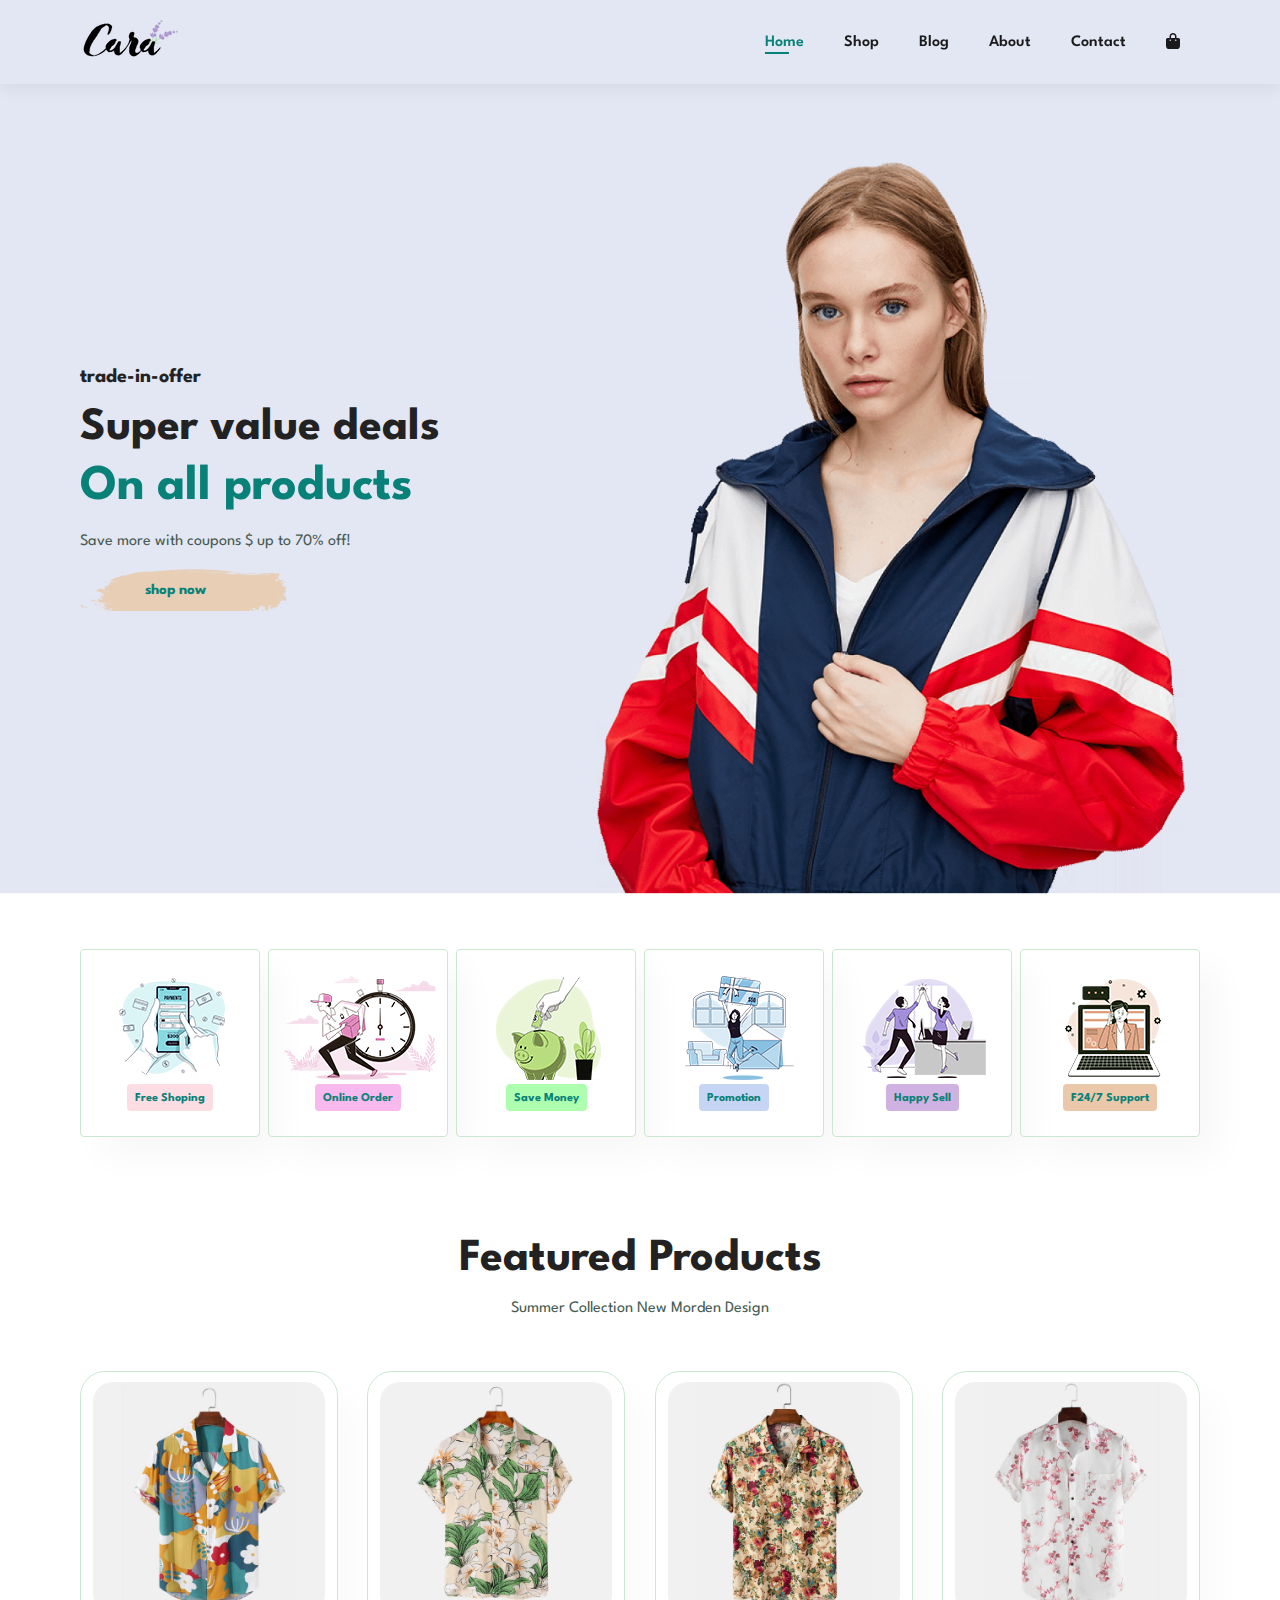
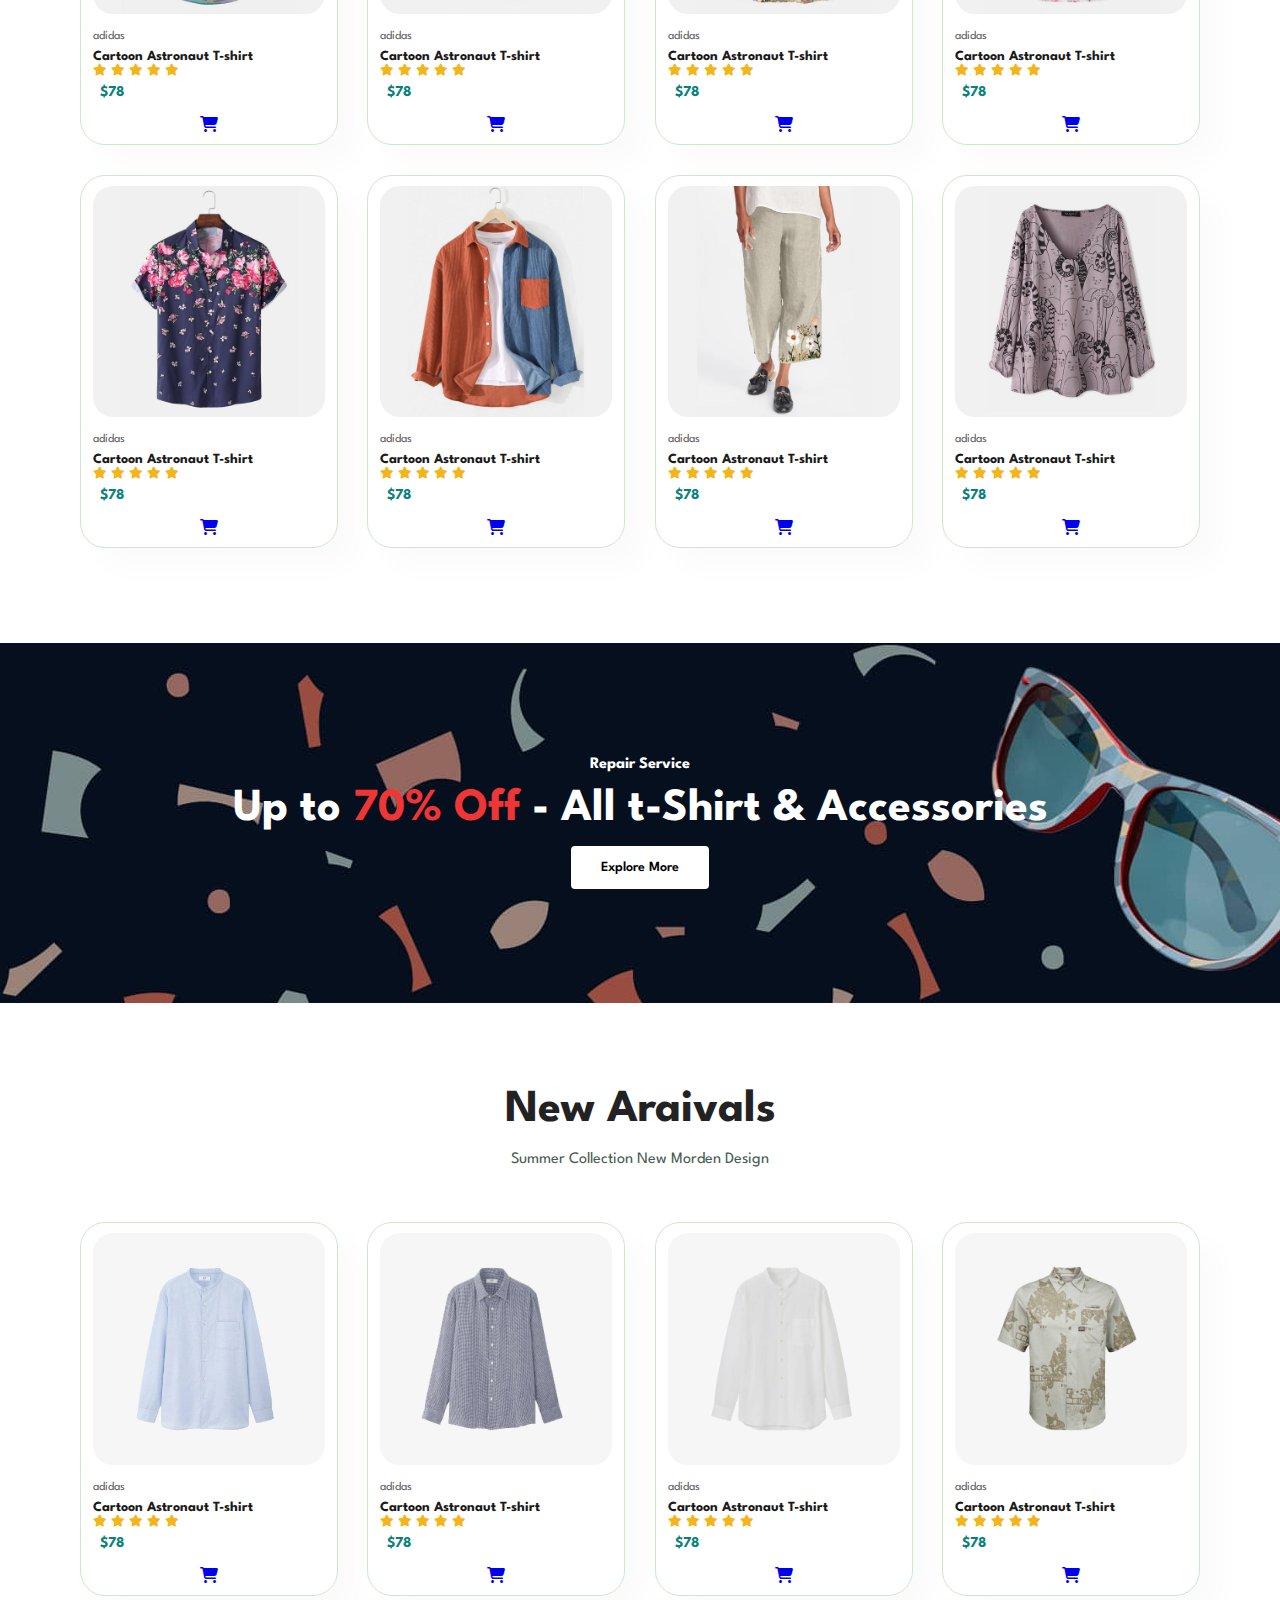
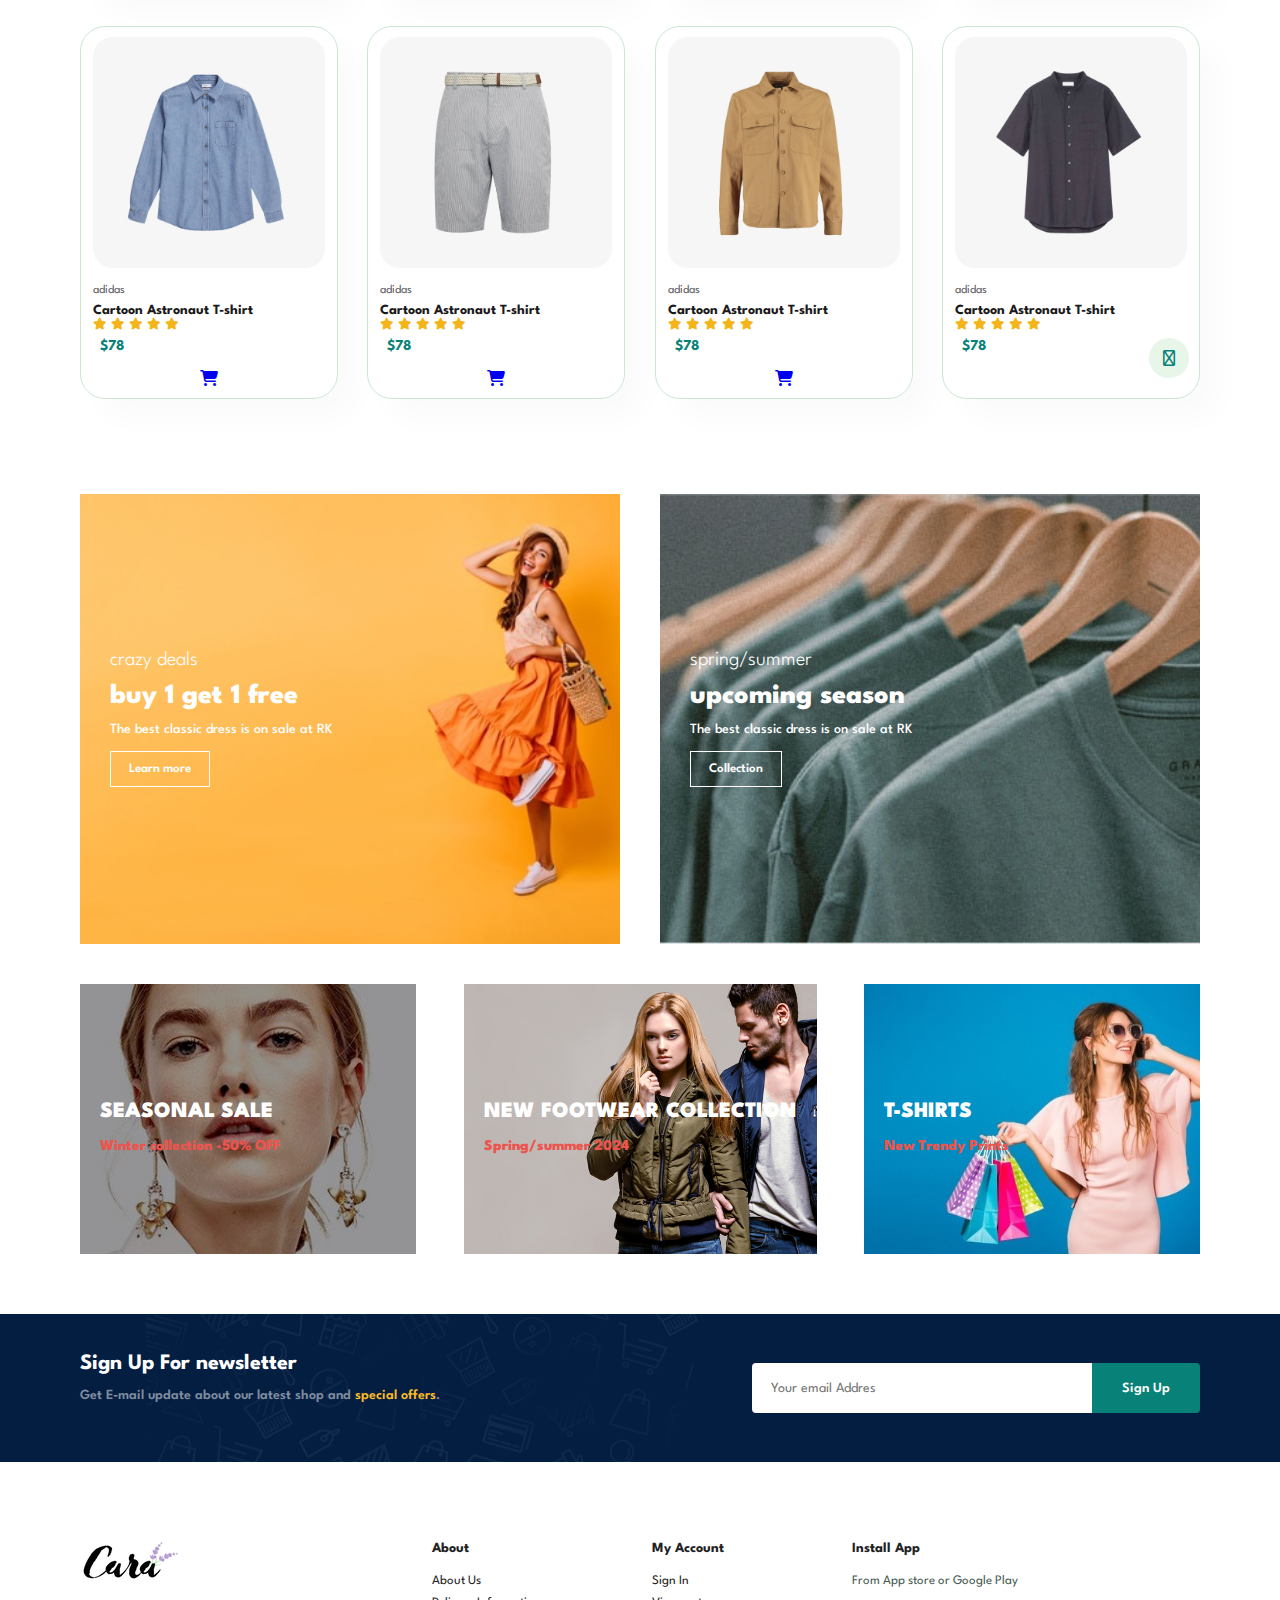
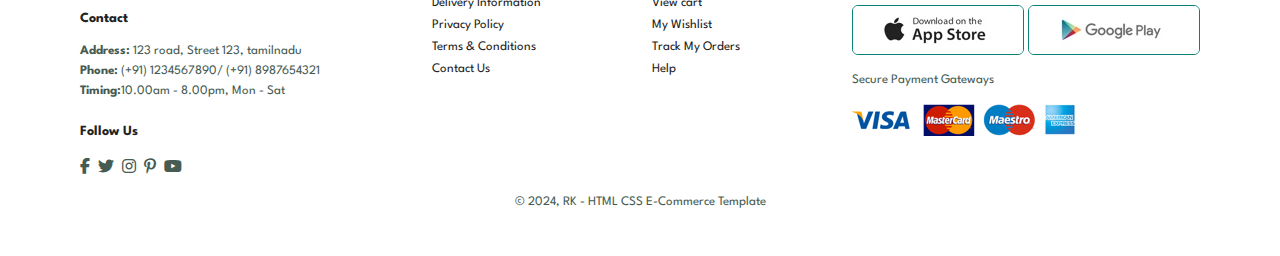
<file: Build-and-Deploy-Ecommerce-Website-main/index.html>
<!DOCTYPE html>
<html lang="en">
  <head>
    <meta charset="UTF-8" />
    <meta http-equiv="X-UA-Compatible" content="IE=edge" />
    <meta name="viewport" content="width=device-width, initial-scale=1.0" />
    <title>RK Ecommerce</title>
    <link
      rel="stylesheet"
      href="https://cdnjs.cloudflare.com/ajax/libs/font-awesome/6.5.1/css/all.min.css"
    />

    <link rel="stylesheet" href="style.css" />
  </head>

  <body>
    <section id="header">
      <a href="#"><img src="img/logo.png" class="logo" /></a>
      <div>
        <ul id="navbar">
          <li><a class="active" href="index.html">Home</a></li>
          <li><a href="shop.html">Shop</a></li>
          <li><a href="blog.html">Blog</a></li>
          <li><a href="about.html">About</a></li>
          <li><a href="contact.html">Contact</a></li>
          <li id="lg-bag">
            <a href="cart.html"><i class="fa-solid fa-bag-shopping"></i></a>
          </li>
          <a href="#" id="close"><i class="fa-solid fa-x"></i></a>
        </ul>
      </div>
      <div id="mobile">
        <a href="cart.html"><i class="fa-solid fa-bag-shopping"></i></a>
        <i id="bar" class="fas fa-outdent"></i>
      </div>
    </section>
    <section id="hero">
      <h4>trade-in-offer</h4>
      <h2>Super value deals</h2>
      <h1>On all products</h1>
      <p>Save more with coupons $ up to 70% off!</p>
      <button>shop now</button>
    </section>
    <section id="feature" class="section-p1">
      <div class="fe-box">
        <img src="img/features/f1.png" alt="" />
        <h6>Free Shoping</h6>
      </div>
      <div class="fe-box">
        <img src="img/features/f2.png" alt="" />
        <h6>Online Order</h6>
      </div>
      <div class="fe-box">
        <img src="img/features/f3.png" alt="" />
        <h6>Save Money</h6>
      </div>
      <div class="fe-box">
        <img src="img/features/f4.png" alt="" />
        <h6>Promotion</h6>
      </div>
      <div class="fe-box">
        <img src="img/features/f5.png" alt="" />
        <h6>Happy Sell</h6>
      </div>
      <div class="fe-box">
        <img src="img/features/f6.png" alt="" />
        <h6>F24/7 Support</h6>
      </div>
    </section>
    <section id="product1" class="section-p1">
      <h2>Featured Products</h2>
      <p>Summer Collection New Morden Design</p>
      <div class="pro-container">
        <div class="pro">
          <img src="img/products/f1.jpg" alt="" />
          <div class="des">
            <span>adidas</span>
            <h5>Cartoon Astronaut T-shirt</h5>
            <div class="star">
              <i class="fas fa-star"></i>
              <i class="fas fa-star"></i>
              <i class="fas fa-star"></i>
              <i class="fas fa-star"></i>
              <i class="fas fa-star"></i>
            </div>
            <h4>$78</h4>
          </div>
          <a href="#"><i class="fa-solid fa-cart-shopping"></i></a>
        </div>
        <div class="pro">
          <img src="img/products/f2.jpg" alt="" />
          <div class="des">
            <span>adidas</span>
            <h5>Cartoon Astronaut T-shirt</h5>
            <div class="star">
              <i class="fas fa-star"></i>
              <i class="fas fa-star"></i>
              <i class="fas fa-star"></i>
              <i class="fas fa-star"></i>
              <i class="fas fa-star"></i>
            </div>
            <h4>$78</h4>
          </div>
          <a href="#"><i class="fa-solid fa-cart-shopping"></i></a>
        </div>
        <div class="pro">
          <img src="img/products/f3.jpg" alt="" />
          <div class="des">
            <span>adidas</span>
            <h5>Cartoon Astronaut T-shirt</h5>
            <div class="star">
              <i class="fas fa-star"></i>
              <i class="fas fa-star"></i>
              <i class="fas fa-star"></i>
              <i class="fas fa-star"></i>
              <i class="fas fa-star"></i>
            </div>
            <h4>$78</h4>
          </div>
          <a href="#"><i class="fa-solid fa-cart-shopping"></i></a>
        </div>
        <div class="pro">
          <img src="img/products/f4.jpg" alt="" />
          <div class="des">
            <span>adidas</span>
            <h5>Cartoon Astronaut T-shirt</h5>
            <div class="star">
              <i class="fas fa-star"></i>
              <i class="fas fa-star"></i>
              <i class="fas fa-star"></i>
              <i class="fas fa-star"></i>
              <i class="fas fa-star"></i>
            </div>
            <h4>$78</h4>
          </div>
          <a href="#"><i class="fa-solid fa-cart-shopping"></i></a>
        </div>
        <div class="pro">
          <img src="img/products/f5.jpg" alt="" />
          <div class="des">
            <span>adidas</span>
            <h5>Cartoon Astronaut T-shirt</h5>
            <div class="star">
              <i class="fas fa-star"></i>
              <i class="fas fa-star"></i>
              <i class="fas fa-star"></i>
              <i class="fas fa-star"></i>
              <i class="fas fa-star"></i>
            </div>
            <h4>$78</h4>
          </div>
          <a href="#"><i class="fa-solid fa-cart-shopping"></i></a>
        </div>
        <div class="pro">
          <img src="img/products/f6.jpg" alt="" />
          <div class="des">
            <span>adidas</span>
            <h5>Cartoon Astronaut T-shirt</h5>
            <div class="star">
              <i class="fas fa-star"></i>
              <i class="fas fa-star"></i>
              <i class="fas fa-star"></i>
              <i class="fas fa-star"></i>
              <i class="fas fa-star"></i>
            </div>
            <h4>$78</h4>
          </div>
          <a href="#"><i class="fa-solid fa-cart-shopping"></i></a>
        </div>
        <div class="pro">
          <img src="img/products/f7.jpg" alt="" />
          <div class="des">
            <span>adidas</span>
            <h5>Cartoon Astronaut T-shirt</h5>
            <div class="star">
              <i class="fas fa-star"></i>
              <i class="fas fa-star"></i>
              <i class="fas fa-star"></i>
              <i class="fas fa-star"></i>
              <i class="fas fa-star"></i>
            </div>
            <h4>$78</h4>
          </div>
          <a href="#"><i class="fa-solid fa-cart-shopping"></i></a>
        </div>
        <div class="pro">
          <img src="img/products/f8.jpg" alt="" />
          <div class="des">
            <span>adidas</span>
            <h5>Cartoon Astronaut T-shirt</h5>
            <div class="star">
              <i class="fas fa-star"></i>
              <i class="fas fa-star"></i>
              <i class="fas fa-star"></i>
              <i class="fas fa-star"></i>
              <i class="fas fa-star"></i>
            </div>
            <h4>$78</h4>
          </div>
          <a href="#"><i class="fa-solid fa-cart-shopping"></i></a>
        </div>
      </div>
    </section>
    <section id="banner" class="section-m1">
      <h4>Repair Service</h4>
      <h2>Up to <span>70% Off</span> - All t-Shirt & Accessories</h2>
      <button class="normal">Explore More</button>
    </section>
    <section id="product1" class="section-p1">
      <h2>New Araivals</h2>
      <p>Summer Collection New Morden Design</p>
      <div class="pro-container">
        <div class="pro">
          <img src="img/products/n1.jpg" alt="" />
          <div class="des">
            <span>adidas</span>
            <h5>Cartoon Astronaut T-shirt</h5>
            <div class="star">
              <i class="fas fa-star"></i>
              <i class="fas fa-star"></i>
              <i class="fas fa-star"></i>
              <i class="fas fa-star"></i>
              <i class="fas fa-star"></i>
            </div>
            <h4>$78</h4>
          </div>
          <a href="#"><i class="fa-solid fa-cart-shopping"></i></a>
        </div>
        <div class="pro">
          <img src="img/products/n2.jpg" alt="" />
          <div class="des">
            <span>adidas</span>
            <h5>Cartoon Astronaut T-shirt</h5>
            <div class="star">
              <i class="fas fa-star"></i>
              <i class="fas fa-star"></i>
              <i class="fas fa-star"></i>
              <i class="fas fa-star"></i>
              <i class="fas fa-star"></i>
            </div>
            <h4>$78</h4>
          </div>
          <a href="#"><i class="fa-solid fa-cart-shopping"></i></a>
        </div>
        <div class="pro">
          <img src="img/products/n3.jpg" alt="" />
          <div class="des">
            <span>adidas</span>
            <h5>Cartoon Astronaut T-shirt</h5>
            <div class="star">
              <i class="fas fa-star"></i>
              <i class="fas fa-star"></i>
              <i class="fas fa-star"></i>
              <i class="fas fa-star"></i>
              <i class="fas fa-star"></i>
            </div>
            <h4>$78</h4>
          </div>
          <a href="#"><i class="fa-solid fa-cart-shopping"></i></a>
        </div>
        <div class="pro">
          <img src="img/products/n4.jpg" alt="" />
          <div class="des">
            <span>adidas</span>
            <h5>Cartoon Astronaut T-shirt</h5>
            <div class="star">
              <i class="fas fa-star"></i>
              <i class="fas fa-star"></i>
              <i class="fas fa-star"></i>
              <i class="fas fa-star"></i>
              <i class="fas fa-star"></i>
            </div>
            <h4>$78</h4>
          </div>
          <a href="#"><i class="fa-solid fa-cart-shopping"></i></a>
        </div>
        <div class="pro">
          <img src="img/products/n5.jpg" alt="" />
          <div class="des">
            <span>adidas</span>
            <h5>Cartoon Astronaut T-shirt</h5>
            <div class="star">
              <i class="fas fa-star"></i>
              <i class="fas fa-star"></i>
              <i class="fas fa-star"></i>
              <i class="fas fa-star"></i>
              <i class="fas fa-star"></i>
            </div>
            <h4>$78</h4>
          </div>
          <a href="#"><i class="fa-solid fa-cart-shopping"></i></a>
        </div>
        <div class="pro">
          <img src="img/products/n6.jpg" alt="" />
          <div class="des">
            <span>adidas</span>
            <h5>Cartoon Astronaut T-shirt</h5>
            <div class="star">
              <i class="fas fa-star"></i>
              <i class="fas fa-star"></i>
              <i class="fas fa-star"></i>
              <i class="fas fa-star"></i>
              <i class="fas fa-star"></i>
            </div>
            <h4>$78</h4>
          </div>
          <a href="#"><i class="fa-solid fa-cart-shopping"></i></a>
        </div>
        <div class="pro">
          <img src="img/products/n7.jpg" alt="" />
          <div class="des">
            <span>adidas</span>
            <h5>Cartoon Astronaut T-shirt</h5>
            <div class="star">
              <i class="fas fa-star"></i>
              <i class="fas fa-star"></i>
              <i class="fas fa-star"></i>
              <i class="fas fa-star"></i>
              <i class="fas fa-star"></i>
            </div>
            <h4>$78</h4>
          </div>
          <a href="#"><i class="fa-solid fa-cart-shopping"></i></a>
        </div>
        <div class="pro">
          <img src="img/products/n8.jpg" alt="" />
          <div class="des">
            <span>adidas</span>
            <h5>Cartoon Astronaut T-shirt</h5>
            <div class="star">
              <i class="fas fa-star"></i>
              <i class="fas fa-star"></i>
              <i class="fas fa-star"></i>
              <i class="fas fa-star"></i>
              <i class="fas fa-star"></i>
            </div>
            <h4>$78</h4>
          </div>
          <a href="#"><i class="fa-solid fa-cart-shopping cart"></i></a>
        </div>
      </div>
    </section>
    <section id="sm-banner" class="section-p1">
      <div class="banner-box">
        <h4>crazy deals</h4>
        <h2>buy 1 get 1 free</h2>
        <span>The best classic dress is on sale at RK</span>
        <button class="white">Learn more</button>
      </div>
      <div class="banner-box banner-box2">
        <h4>spring/summer</h4>
        <h2>upcoming season</h2>
        <span>The best classic dress is on sale at RK</span>
        <button class="white">Collection</button>
      </div>
    </section>
    <section id="banner3">
      <div class="banner-box">
        <h2>SEASONAL SALE</h2>
        <h3>Winter collection -50% OFF</h3>
      </div>
      <div class="banner-box banner-box2">
        <h2>NEW FOOTWEAR COLLECTION</h2>
        <h3>Spring/summer 2024</h3>
      </div>
      <div class="banner-box banner-box3">
        <h2>T-SHIRTS</h2>
        <h3>New Trendy Prints</h3>
      </div>
    </section>
    <section id="newsletter" class="section-p1 section-m1">
      <div class="newstext">
        <h4>Sign Up For newsletter</h4>
        <p>
          Get E-mail update about our latest shop and
          <span>special offers</span>.
        </p>
      </div>
      <div class="form">
        <input type="text" placeholder="Your email Addres" />
        <button class="normal">Sign Up</button>
      </div>
    </section>
    <footer class="section-p1">
      <div class="col">
        <img class="logo" src="img/logo.png" alt="" />
        <h4>Contact</h4>
        <p><strong>Address:</strong> 123 road, Street 123, tamilnadu</p>
        <p><strong>Phone:</strong> (+91) 1234567890/ (+91) 8987654321</p>
        <p><strong>Timing:</strong>10.00am - 8.00pm, Mon - Sat</p>
        <div class="follow">
          <h4>Follow Us</h4>
          <div class="icon">
            <i class="fab fa-facebook-f"></i>
            <i class="fab fa-twitter"></i>
            <i class="fab fa-instagram"></i>
            <i class="fab fa-pinterest-p"></i>
            <i class="fab fa-youtube"></i>
          </div>
        </div>
      </div>
      <div class="col">
        <h4>About</h4>
        <a href="#">About Us</a>
        <a href="#">Delivery Information</a>
        <a href="#">Privacy Policy</a>
        <a href="#">Terms & Conditions</a>
        <a href="#">Contact Us</a>
      </div>
      <div class="col">
        <h4>My Account</h4>
        <a href="#">Sign In</a>
        <a href="#">View cart</a>
        <a href="#">My Wishlist</a>
        <a href="#">Track My Orders</a>
        <a href="#">Help</a>
      </div>
      <div class="col install">
        <h4>Install App</h4>
        <p>From App store or Google Play</p>
        <div class="row">
          <img src="img/pay/app.jpg" alt="" />
          <img src="img/pay/play.jpg" alt="" />
        </div>
        <p>Secure Payment Gateways</p>
        <img src="img/pay/pay.png" alt="" />
      </div>
      <div class="copyright">
        <p>© 2024, RK - HTML CSS E-Commerce Template</p>
      </div>
    </footer>
    <script src="script.js"></script>
  </body>
</html>
</file>
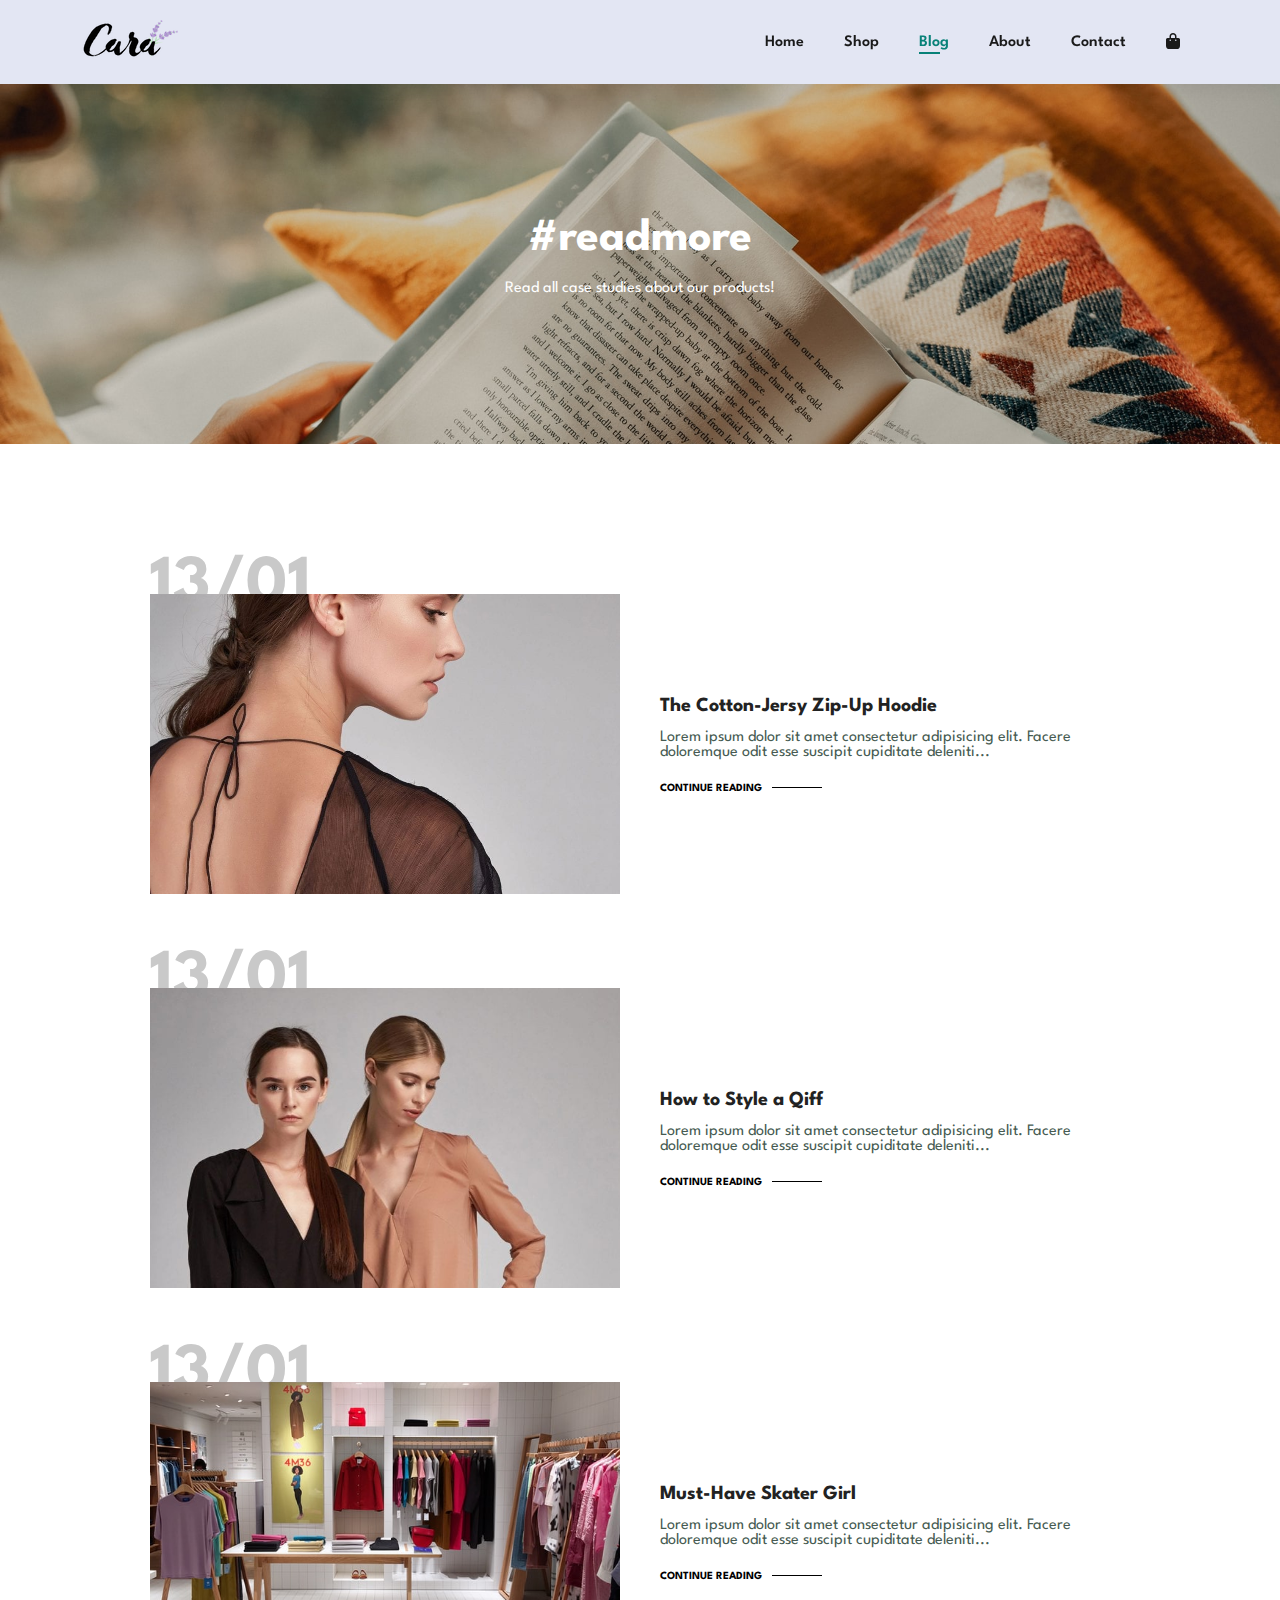
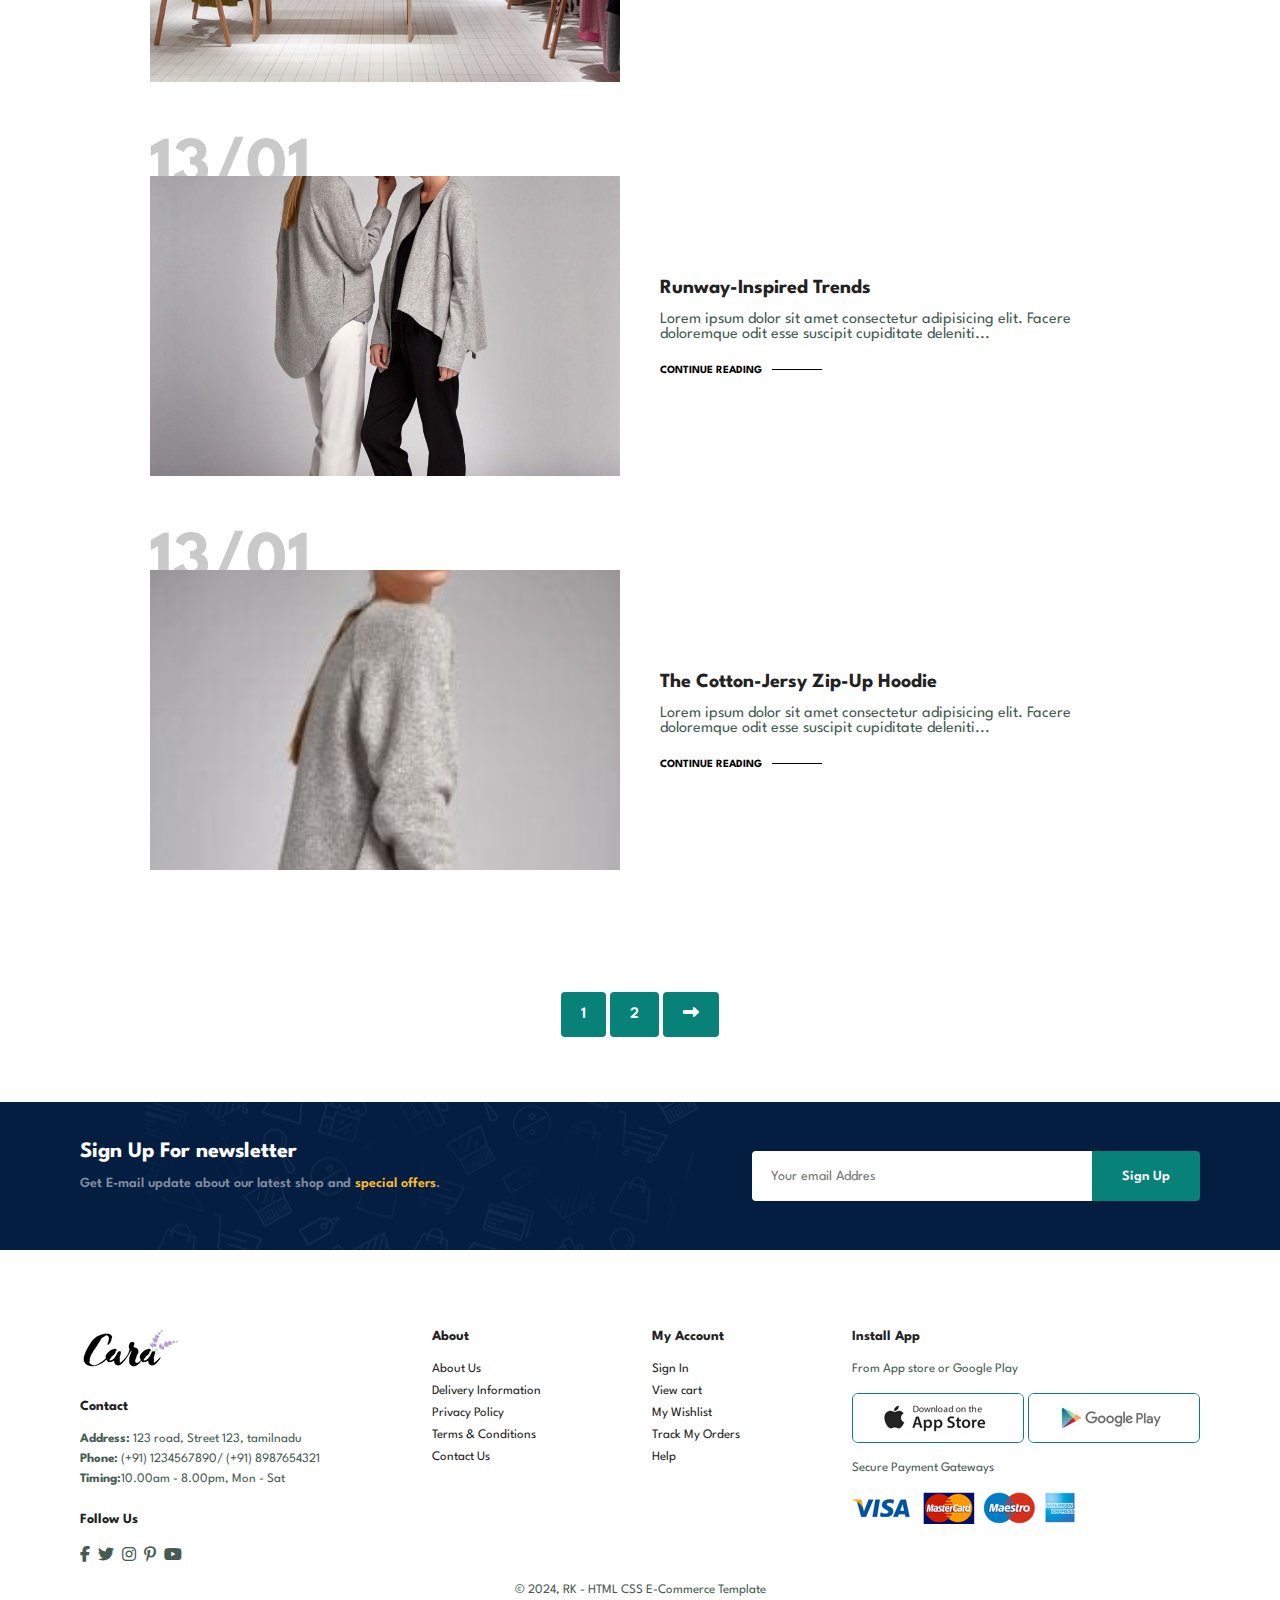
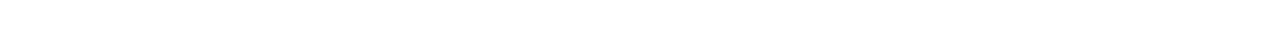
<file: Build-and-Deploy-Ecommerce-Website-main/blog.html>
<!DOCTYPE html>
<html lang="en">
  <head>
    <meta charset="UTF-8" />
    <meta http-equiv="X-UA-Compatible" content="IE=edge" />
    <meta name="viewport" content="width=device-width, initial-scale=1.0" />
    <title>RK Ecommerce</title>
    <link
      rel="stylesheet"
      href="https://cdnjs.cloudflare.com/ajax/libs/font-awesome/6.5.1/css/all.min.css"
    />

    <link rel="stylesheet" href="style.css" />
  </head>

  <body>
    <section id="header">
      <a href="#"><img src="img/logo.png" class="logo" /></a>
      <div>
        <ul id="navbar">
          <li><a href="index.html">Home</a></li>
          <li><a href="shop.html">Shop</a></li>
          <li><a class="active" href="blog.html">Blog</a></li>
          <li><a href="about.html">About</a></li>
          <li><a href="contact.html">Contact</a></li>
          <li id="lg-bag">
            <a href="cart.html"><i class="fa-solid fa-bag-shopping"></i></a>
          </li>
          <a href="#" id="close"><i class="fa-solid fa-x"></i></a>
        </ul>
      </div>
      <div id="mobile">
        <a href="cart.html"><i class="fa-solid fa-bag-shopping"></i></a>
        <i id="bar" class="fas fa-outdent"></i>
      </div>
    </section>
    <section id="page-header" class="blog-header">
      <h2>#readmore</h2>
      <p>Read all case studies about our products!</p>
    </section>
    <section id="blog">
      <div class="blog-box">
        <div class="blog-img">
          <img src="img/blog/b1.jpg" alt="" />
        </div>
        <div class="blog-details">
          <h4>The Cotton-Jersy Zip-Up Hoodie</h4>
          <p>
            Lorem ipsum dolor sit amet consectetur adipisicing elit. Facere
            doloremque odit esse suscipit cupiditate deleniti...
          </p>
          <a href="#">CONTINUE READING</a>
        </div>
        <h1>13/01</h1>
      </div>
      <div class="blog-box">
        <div class="blog-img">
          <img src="img/blog/b2.jpg" alt="" />
        </div>
        <div class="blog-details">
          <h4>How to Style a Qiff</h4>
          <p>
            Lorem ipsum dolor sit amet consectetur adipisicing elit. Facere
            doloremque odit esse suscipit cupiditate deleniti...
          </p>
          <a href="#">CONTINUE READING</a>
        </div>
        <h1>13/01</h1>
      </div>
      <div class="blog-box">
        <div class="blog-img">
          <img src="img/blog/b3.jpg" alt="" />
        </div>
        <div class="blog-details">
          <h4>Must-Have Skater Girl</h4>
          <p>
            Lorem ipsum dolor sit amet consectetur adipisicing elit. Facere
            doloremque odit esse suscipit cupiditate deleniti...
          </p>
          <a href="#">CONTINUE READING</a>
        </div>
        <h1>13/01</h1>
      </div>
      <div class="blog-box">
        <div class="blog-img">
          <img src="img/blog/b4.jpg" alt="" />
        </div>
        <div class="blog-details">
          <h4>Runway-Inspired Trends</h4>
          <p>
            Lorem ipsum dolor sit amet consectetur adipisicing elit. Facere
            doloremque odit esse suscipit cupiditate deleniti...
          </p>
          <a href="#">CONTINUE READING</a>
        </div>
        <h1>13/01</h1>
      </div>
      <div class="blog-box">
        <div class="blog-img">
          <img src="img/blog/b5.jpg" alt="" />
        </div>
        <div class="blog-details">
          <h4>The Cotton-Jersy Zip-Up Hoodie</h4>
          <p>
            Lorem ipsum dolor sit amet consectetur adipisicing elit. Facere
            doloremque odit esse suscipit cupiditate deleniti...
          </p>
          <a href="#">CONTINUE READING</a>
        </div>
        <h1>13/01</h1>
      </div>
    </section>
    <section id="pagination" class="section-p1">
      <a href="#">1</a>
      <a href="#">2</a>
      <a href="#"><i class="fa-solid fa-right-long"></i></a>
    </section>
    <section id="newsletter" class="section-p1 section-m1">
      <div class="newstext">
        <h4>Sign Up For newsletter</h4>
        <p>
          Get E-mail update about our latest shop and
          <span>special offers</span>.
        </p>
      </div>
      <div class="form">
        <input type="text" placeholder="Your email Addres" />
        <button class="normal">Sign Up</button>
      </div>
    </section>
    <footer class="section-p1">
      <div class="col">
        <img class="logo" src="img/logo.png" alt="" />
        <h4>Contact</h4>
        <p><strong>Address:</strong> 123 road, Street 123, tamilnadu</p>
        <p><strong>Phone:</strong> (+91) 1234567890/ (+91) 8987654321</p>
        <p><strong>Timing:</strong>10.00am - 8.00pm, Mon - Sat</p>
        <div class="follow">
          <h4>Follow Us</h4>
          <div class="icon">
            <i class="fab fa-facebook-f"></i>
            <i class="fab fa-twitter"></i>
            <i class="fab fa-instagram"></i>
            <i class="fab fa-pinterest-p"></i>
            <i class="fab fa-youtube"></i>
          </div>
        </div>
      </div>
      <div class="col">
        <h4>About</h4>
        <a href="#">About Us</a>
        <a href="#">Delivery Information</a>
        <a href="#">Privacy Policy</a>
        <a href="#">Terms & Conditions</a>
        <a href="#">Contact Us</a>
      </div>
      <div class="col">
        <h4>My Account</h4>
        <a href="#">Sign In</a>
        <a href="#">View cart</a>
        <a href="#">My Wishlist</a>
        <a href="#">Track My Orders</a>
        <a href="#">Help</a>
      </div>
      <div class="col install">
        <h4>Install App</h4>
        <p>From App store or Google Play</p>
        <div class="row">
          <img src="img/pay/app.jpg" alt="" />
          <img src="img/pay/play.jpg" alt="" />
        </div>
        <p>Secure Payment Gateways</p>
        <img src="img/pay/pay.png" alt="" />
      </div>
      <div class="copyright">
        <p>© 2024, RK - HTML CSS E-Commerce Template</p>
      </div>
    </footer>
    <script src="script.js"></script>
  </body>
</html>
</file>
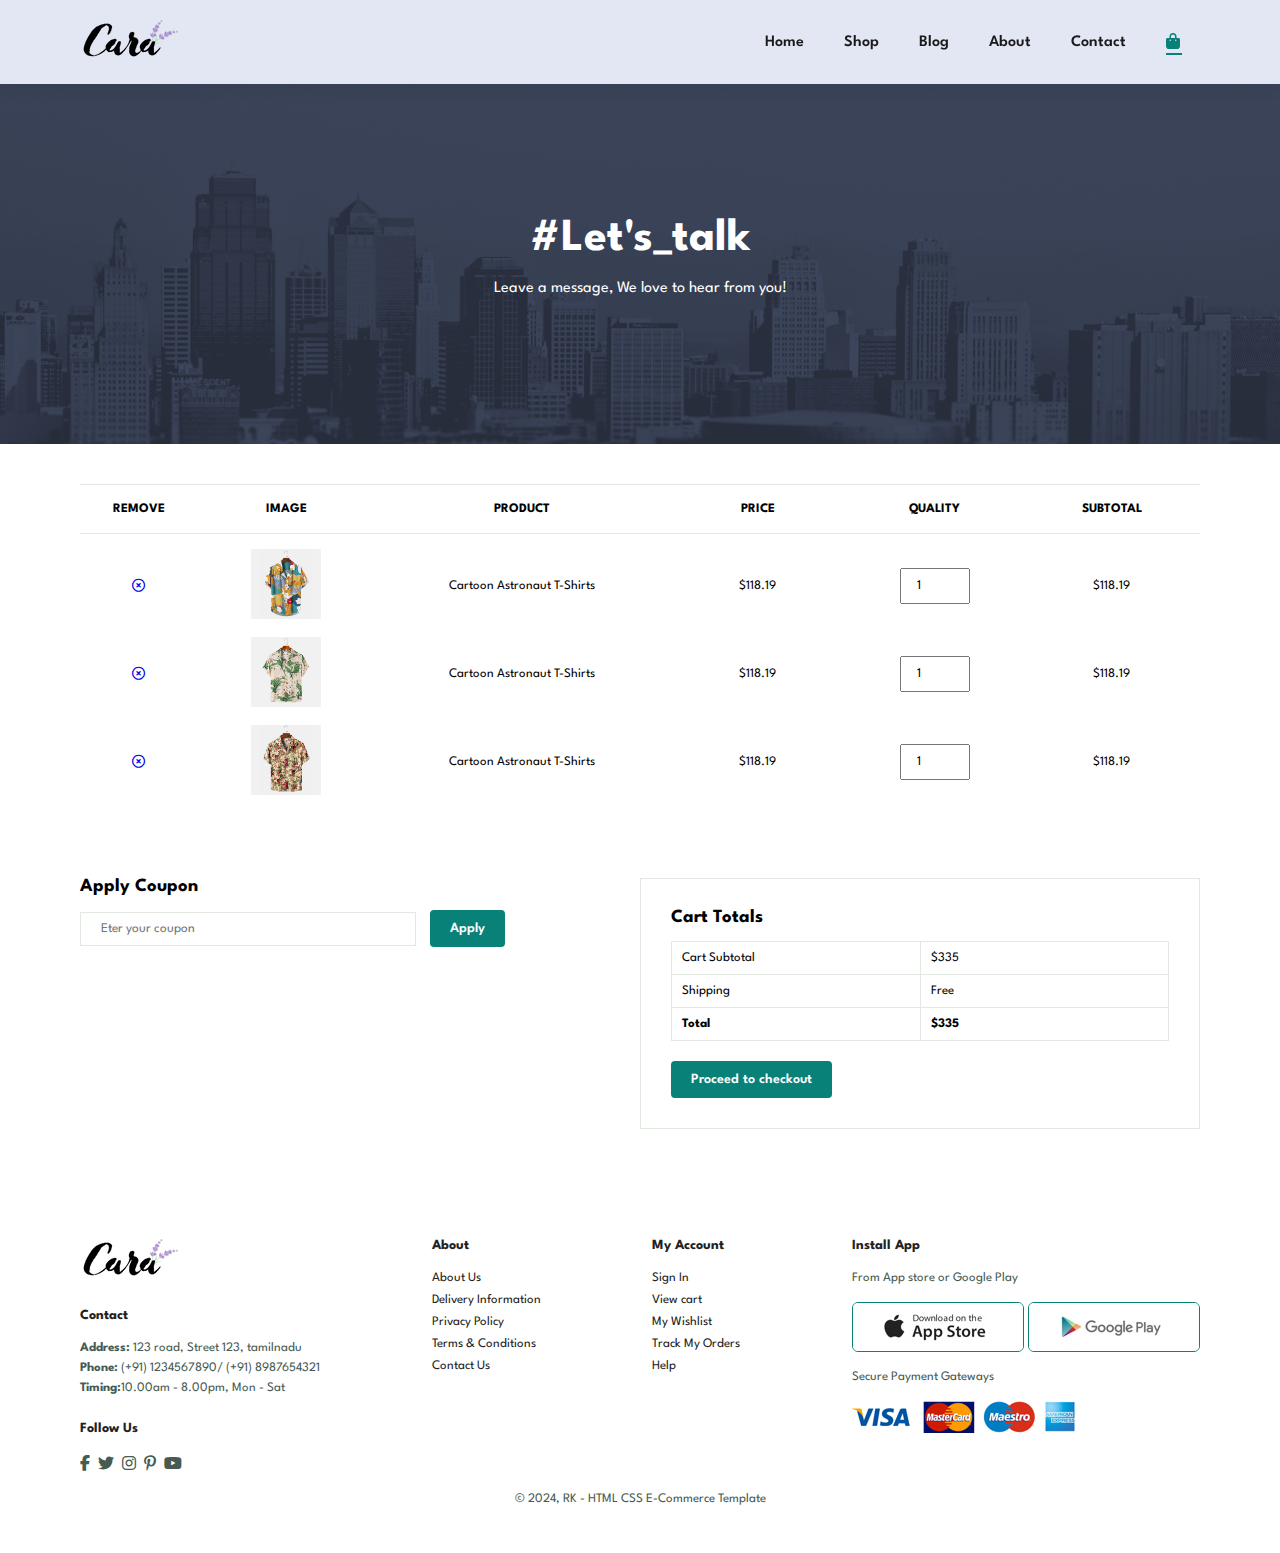
<file: Build-and-Deploy-Ecommerce-Website-main/cart.html>
<!DOCTYPE html>
<html lang="en">
  <head>
    <meta charset="UTF-8" />
    <meta http-equiv="X-UA-Compatible" content="IE=edge" />
    <meta name="viewport" content="width=device-width, initial-scale=1.0" />
    <title>RK Ecommerce</title>
    <link
      rel="stylesheet"
      href="https://cdnjs.cloudflare.com/ajax/libs/font-awesome/6.5.1/css/all.min.css"
    />

    <link rel="stylesheet" href="style.css" />
  </head>

  <body>
    <section id="header">
      <a href="#"><img src="img/logo.png" class="logo" /></a>
      <div>
        <ul id="navbar">
          <li><a href="index.html">Home</a></li>
          <li><a href="shop.html">Shop</a></li>
          <li><a href="blog.html">Blog</a></li>
          <li><a href="about.html">About</a></li>
          <li><a href="contact.html">Contact</a></li>
          <li id="lg-bag">
            <a class="active" href="cart.html"
              ><i class="fa-solid fa-bag-shopping"></i
            ></a>
          </li>
          <a href="#" id="close"><i class="fa-solid fa-x"></i></a>
        </ul>
      </div>
      <div id="mobile">
        <a href="cart.html"><i class="fa-solid fa-bag-shopping"></i></a>
        <i id="bar" class="fas fa-outdent"></i>
      </div>
    </section>
    <section id="page-header" class="about-header">
      <h2>#Let's_talk</h2>
      <p>Leave a message, We love to hear from you!</p>
    </section>
    <section id="cart" class="section-p1">
      <table width="100%">
        <thead>
          <tr>
            <td>REMOVE</td>
            <td>IMAGE</td>
            <td>PRODUCT</td>
            <td>PRICE</td>
            <td>QUALITY</td>
            <td>SUBTOTAL</td>
          </tr>
        </thead>
        <tbody>
          <tr>
            <td>
              <a href="#"><i class="far fa-times-circle"></i></a>
            </td>
            <td><img src="img/products/f1.jpg" alt="" /></td>
            <td>Cartoon Astronaut T-Shirts</td>
            <td>$118.19</td>
            <td><input type="number" value="1" /></td>
            <td>$118.19</td>
          </tr>
          <tr>
            <td>
              <a href="#"><i class="far fa-times-circle"></i></a>
            </td>
            <td><img src="img/products/f2.jpg" alt="" /></td>
            <td>Cartoon Astronaut T-Shirts</td>
            <td>$118.19</td>
            <td><input type="number" value="1" /></td>
            <td>$118.19</td>
          </tr>
          <tr>
            <td>
              <a href="#"><i class="far fa-times-circle"></i></a>
            </td>
            <td><img src="img/products/f3.jpg" alt="" /></td>
            <td>Cartoon Astronaut T-Shirts</td>
            <td>$118.19</td>
            <td><input type="number" value="1" /></td>
            <td>$118.19</td>
          </tr>
        </tbody>
      </table>
    </section>
    <section id="cart-add" class="section-p1">
      <div id="coupon">
        <h3>Apply Coupon</h3>
        <div>
          <input type="text" placeholder="Eter your coupon" />
          <button class="normal">Apply</button>
        </div>
      </div>
      <div id="subtotal">
        <h3>Cart Totals</h3>
        <table>
          <tr>
            <td>Cart Subtotal</td>
            <td>$335</td>
          </tr>
          <tr>
            <td>Shipping</td>
            <td>Free</td>
          </tr>
          <tr>
            <td><strong>Total</strong></td>
            <td><strong>$335</strong></td>
          </tr>
        </table>
        <button class="normal">Proceed to checkout</button>
      </div>
    </section>
    <footer class="section-p1">
      <div class="col">
        <img class="logo" src="img/logo.png" alt="" />
        <h4>Contact</h4>
        <p><strong>Address:</strong> 123 road, Street 123, tamilnadu</p>
        <p><strong>Phone:</strong> (+91) 1234567890/ (+91) 8987654321</p>
        <p><strong>Timing:</strong>10.00am - 8.00pm, Mon - Sat</p>
        <div class="follow">
          <h4>Follow Us</h4>
          <div class="icon">
            <i class="fab fa-facebook-f"></i>
            <i class="fab fa-twitter"></i>
            <i class="fab fa-instagram"></i>
            <i class="fab fa-pinterest-p"></i>
            <i class="fab fa-youtube"></i>
          </div>
        </div>
      </div>
      <div class="col">
        <h4>About</h4>
        <a href="#">About Us</a>
        <a href="#">Delivery Information</a>
        <a href="#">Privacy Policy</a>
        <a href="#">Terms & Conditions</a>
        <a href="#">Contact Us</a>
      </div>
      <div class="col">
        <h4>My Account</h4>
        <a href="#">Sign In</a>
        <a href="#">View cart</a>
        <a href="#">My Wishlist</a>
        <a href="#">Track My Orders</a>
        <a href="#">Help</a>
      </div>
      <div class="col install">
        <h4>Install App</h4>
        <p>From App store or Google Play</p>
        <div class="row">
          <img src="img/pay/app.jpg" alt="" />
          <img src="img/pay/play.jpg" alt="" />
        </div>
        <p>Secure Payment Gateways</p>
        <img src="img/pay/pay.png" alt="" />
      </div>
      <div class="copyright">
        <p>© 2024, RK - HTML CSS E-Commerce Template</p>
      </div>
    </footer>
    <script src="script.js"></script>
  </body>
</html>
</file>
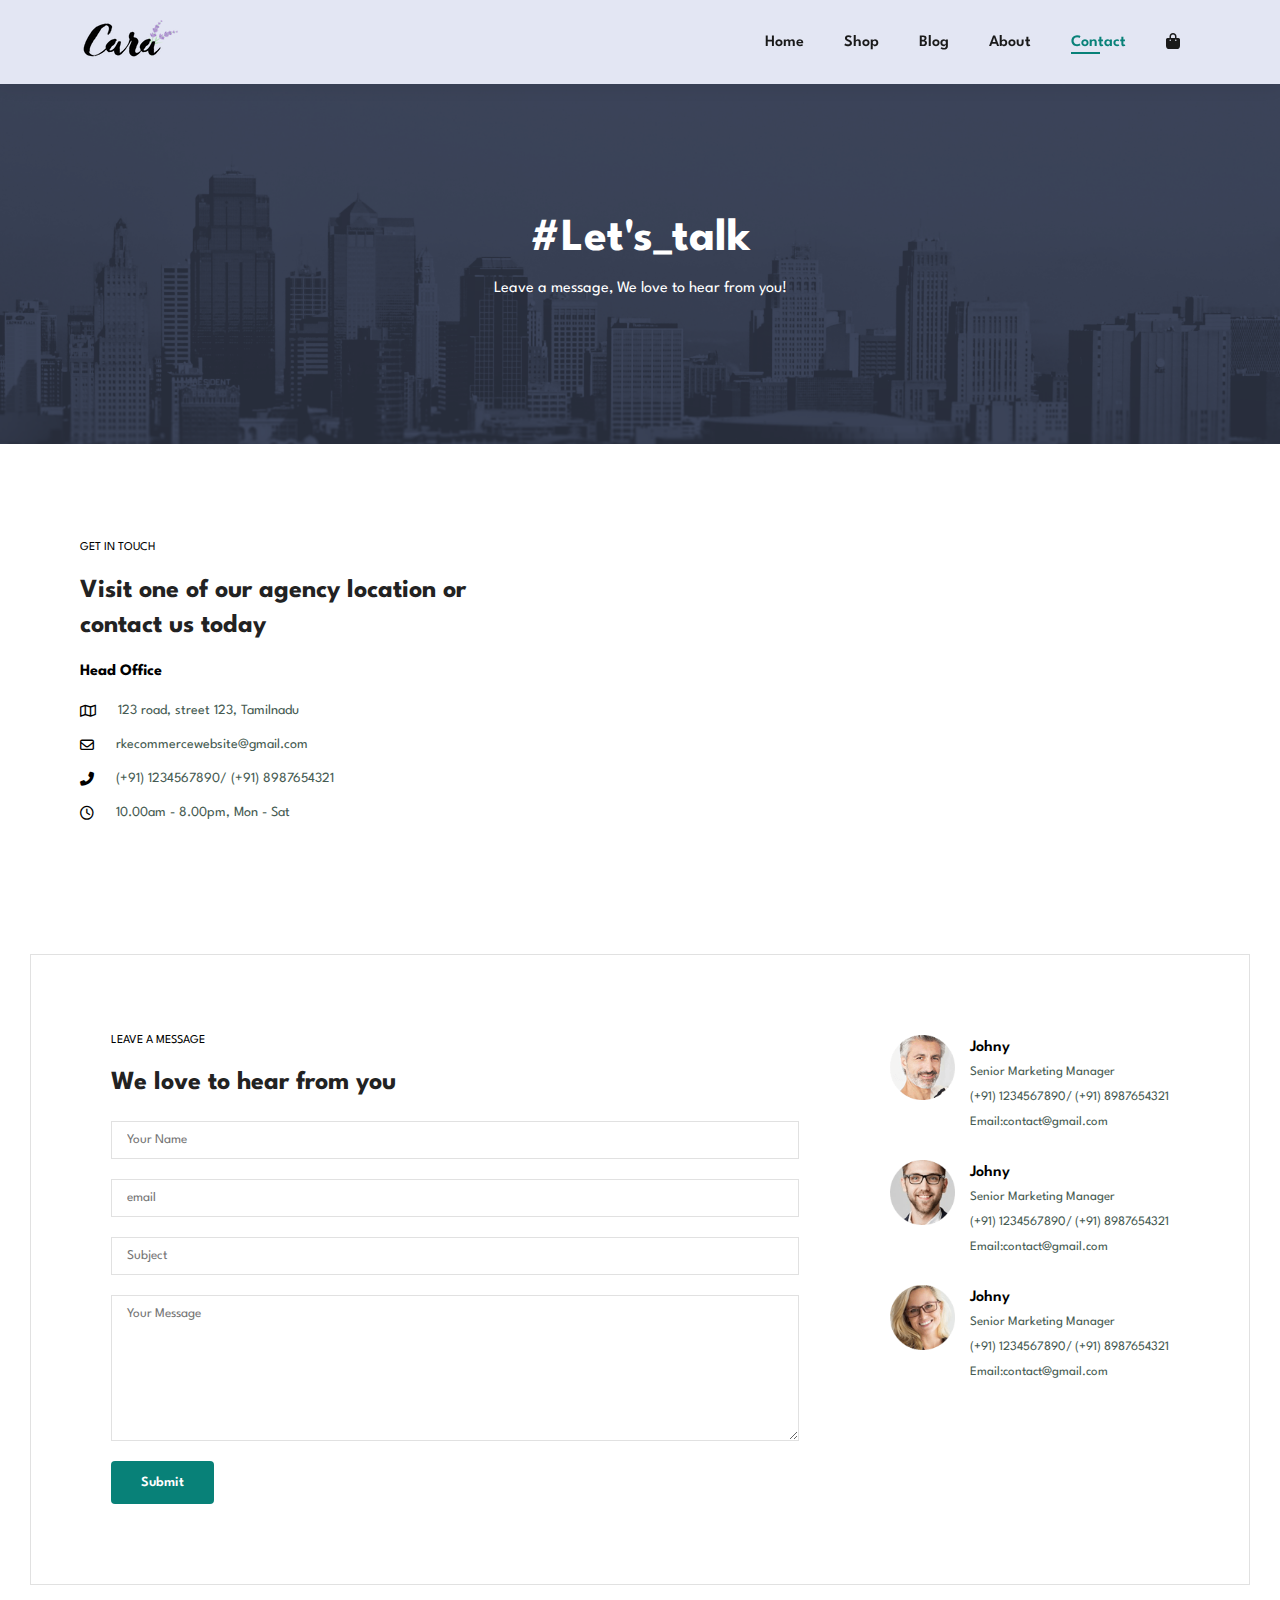
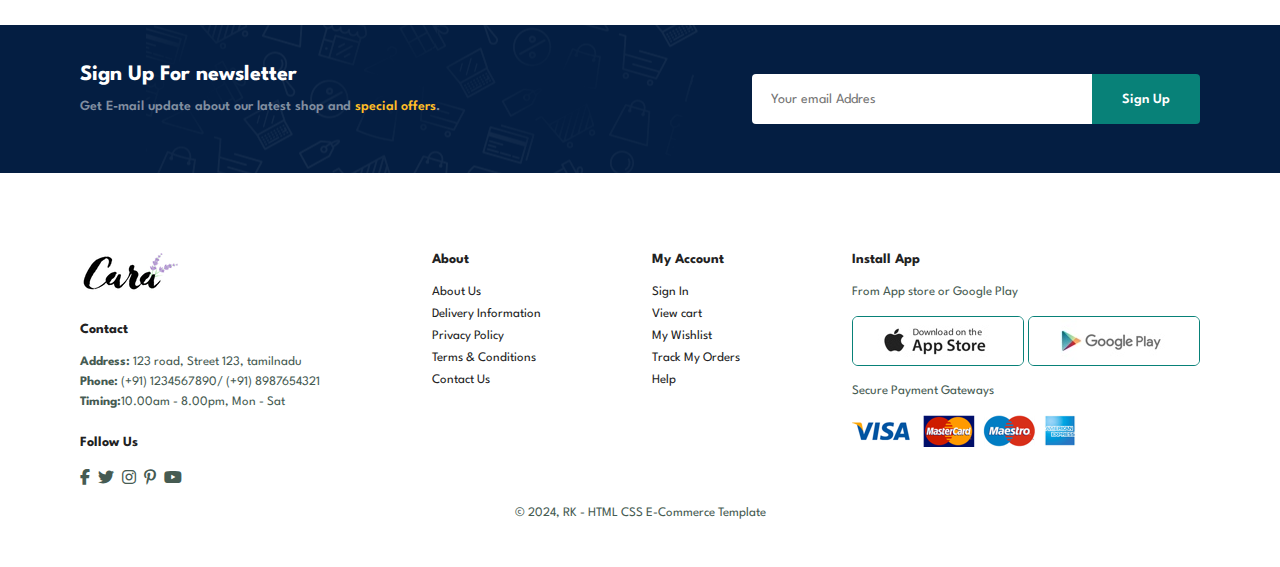
<file: Build-and-Deploy-Ecommerce-Website-main/contact.html>
<!DOCTYPE html>
<html lang="en">
  <head>
    <meta charset="UTF-8" />
    <meta http-equiv="X-UA-Compatible" content="IE=edge" />
    <meta name="viewport" content="width=device-width, initial-scale=1.0" />
    <title>RK Ecommerce</title>
    <link
      rel="stylesheet"
      href="https://cdnjs.cloudflare.com/ajax/libs/font-awesome/6.5.1/css/all.min.css"
    />

    <link rel="stylesheet" href="style.css" />
  </head>

  <body>
    <section id="header">
      <a href="#"><img src="img/logo.png" class="logo" /></a>
      <div>
        <ul id="navbar">
          <li><a href="index.html">Home</a></li>
          <li><a href="shop.html">Shop</a></li>
          <li><a href="blog.html">Blog</a></li>
          <li><a href="about.html">About</a></li>
          <li><a class="active" href="contact.html">Contact</a></li>
          <li id="lg-bag">
            <a href="cart.html"><i class="fa-solid fa-bag-shopping"></i></a>
          </li>
          <a href="#" id="close"><i class="fa-solid fa-x"></i></a>
        </ul>
      </div>
      <div id="mobile">
        <a href="cart.html"><i class="fa-solid fa-bag-shopping"></i></a>
        <i id="bar" class="fas fa-outdent"></i>
      </div>
    </section>
    <section id="page-header" class="about-header">
      <h2>#Let's_talk</h2>
      <p>Leave a message, We love to hear from you!</p>
    </section>
    <section id="contact-detais" class="section-p1">
      <div class="detail">
        <span>GET IN TOUCH</span>
        <h2>Visit one of our agency location or contact us today</h2>
        <h3>Head Office</h3>
        <div>
          <li>
            <i class="far fa-map"></i>
            <p>123 road, street 123, Tamilnadu</p>
          </li>
          <li>
            <i class="far fa-envelope"></i>
            <p>rkecommercewebsite@gmail.com</p>
          </li>
          <li>
            <i class="fas fa-phone-alt"></i>
            <p>(+91) 1234567890/ (+91) 8987654321</p>
          </li>
          <li>
            <i class="far fa-clock"></i>
            <p>10.00am - 8.00pm, Mon - Sat</p>
          </li>
        </div>
      </div>
      <div class="map">
        <iframe
          src="https://www.google.com/maps/embed?pb=!1m18!1m12!1m3!1d1965.5106027980335!2d78.4861866384745!3d9.848585663909965!2m3!1f0!2f0!3f0!3m2!1i1024!2i768!4f13.1!3m3!1m2!1s0x3b00fadaae3b1273%3A0xeb27ec93b616dc03!2sSivagangai%20Palace!5e0!3m2!1sen!2sin!4v1710348080147!5m2!1sen!2sin"
          width="600"
          height="450"
          style="border: 0"
          allowfullscreen=""
          loading="lazy"
          referrerpolicy="no-referrer-when-downgrade"
        ></iframe>
      </div>
    </section>
    <section id="form-details">
      <form action="">
        <span>LEAVE A MESSAGE</span>
        <h2>We love to hear from you</h2>
        <input type="text" placeholder="Your Name" />
        <input type="text" placeholder="email" />
        <input type="text" placeholder="Subject" />
        <textarea
          name=""
          id=""
          cols="30"
          rows="10"
          placeholder="Your Message"
        ></textarea>
        <button class="normal">Submit</button>
      </form>
      <div class="people">
        <div>
          <img src="img/people/1.png" alt="" />
          <p>
            <span>Johny</span>Senior Marketing Manager<br />
            (+91) 1234567890/ (+91) 8987654321<br />Email:contact@gmail.com
          </p>
        </div>
        <div>
          <img src="img/people/2.png" alt="" />
          <p>
            <span>Johny</span>Senior Marketing Manager<br />
            (+91) 1234567890/ (+91) 8987654321<br />Email:contact@gmail.com
          </p>
        </div>
        <div>
          <img src="img/people/3.png" alt="" />
          <p>
            <span>Johny</span>Senior Marketing Manager<br />
            (+91) 1234567890/ (+91) 8987654321<br />Email:contact@gmail.com
          </p>
        </div>
      </div>
    </section>
    <section id="newsletter" class="section-p1 section-m1">
      <div class="newstext">
        <h4>Sign Up For newsletter</h4>
        <p>
          Get E-mail update about our latest shop and
          <span>special offers</span>.
        </p>
      </div>
      <div class="form">
        <input type="text" placeholder="Your email Addres" />
        <button class="normal">Sign Up</button>
      </div>
    </section>
    <footer class="section-p1">
      <div class="col">
        <img class="logo" src="img/logo.png" alt="" />
        <h4>Contact</h4>
        <p><strong>Address:</strong> 123 road, Street 123, tamilnadu</p>
        <p><strong>Phone:</strong> (+91) 1234567890/ (+91) 8987654321</p>
        <p><strong>Timing:</strong>10.00am - 8.00pm, Mon - Sat</p>
        <div class="follow">
          <h4>Follow Us</h4>
          <div class="icon">
            <i class="fab fa-facebook-f"></i>
            <i class="fab fa-twitter"></i>
            <i class="fab fa-instagram"></i>
            <i class="fab fa-pinterest-p"></i>
            <i class="fab fa-youtube"></i>
          </div>
        </div>
      </div>
      <div class="col">
        <h4>About</h4>
        <a href="#">About Us</a>
        <a href="#">Delivery Information</a>
        <a href="#">Privacy Policy</a>
        <a href="#">Terms & Conditions</a>
        <a href="#">Contact Us</a>
      </div>
      <div class="col">
        <h4>My Account</h4>
        <a href="#">Sign In</a>
        <a href="#">View cart</a>
        <a href="#">My Wishlist</a>
        <a href="#">Track My Orders</a>
        <a href="#">Help</a>
      </div>
      <div class="col install">
        <h4>Install App</h4>
        <p>From App store or Google Play</p>
        <div class="row">
          <img src="img/pay/app.jpg" alt="" />
          <img src="img/pay/play.jpg" alt="" />
        </div>
        <p>Secure Payment Gateways</p>
        <img src="img/pay/pay.png" alt="" />
      </div>
      <div class="copyright">
        <p>© 2024, RK - HTML CSS E-Commerce Template</p>
      </div>
    </footer>
    <script src="script.js"></script>
  </body>
</html>
</file>
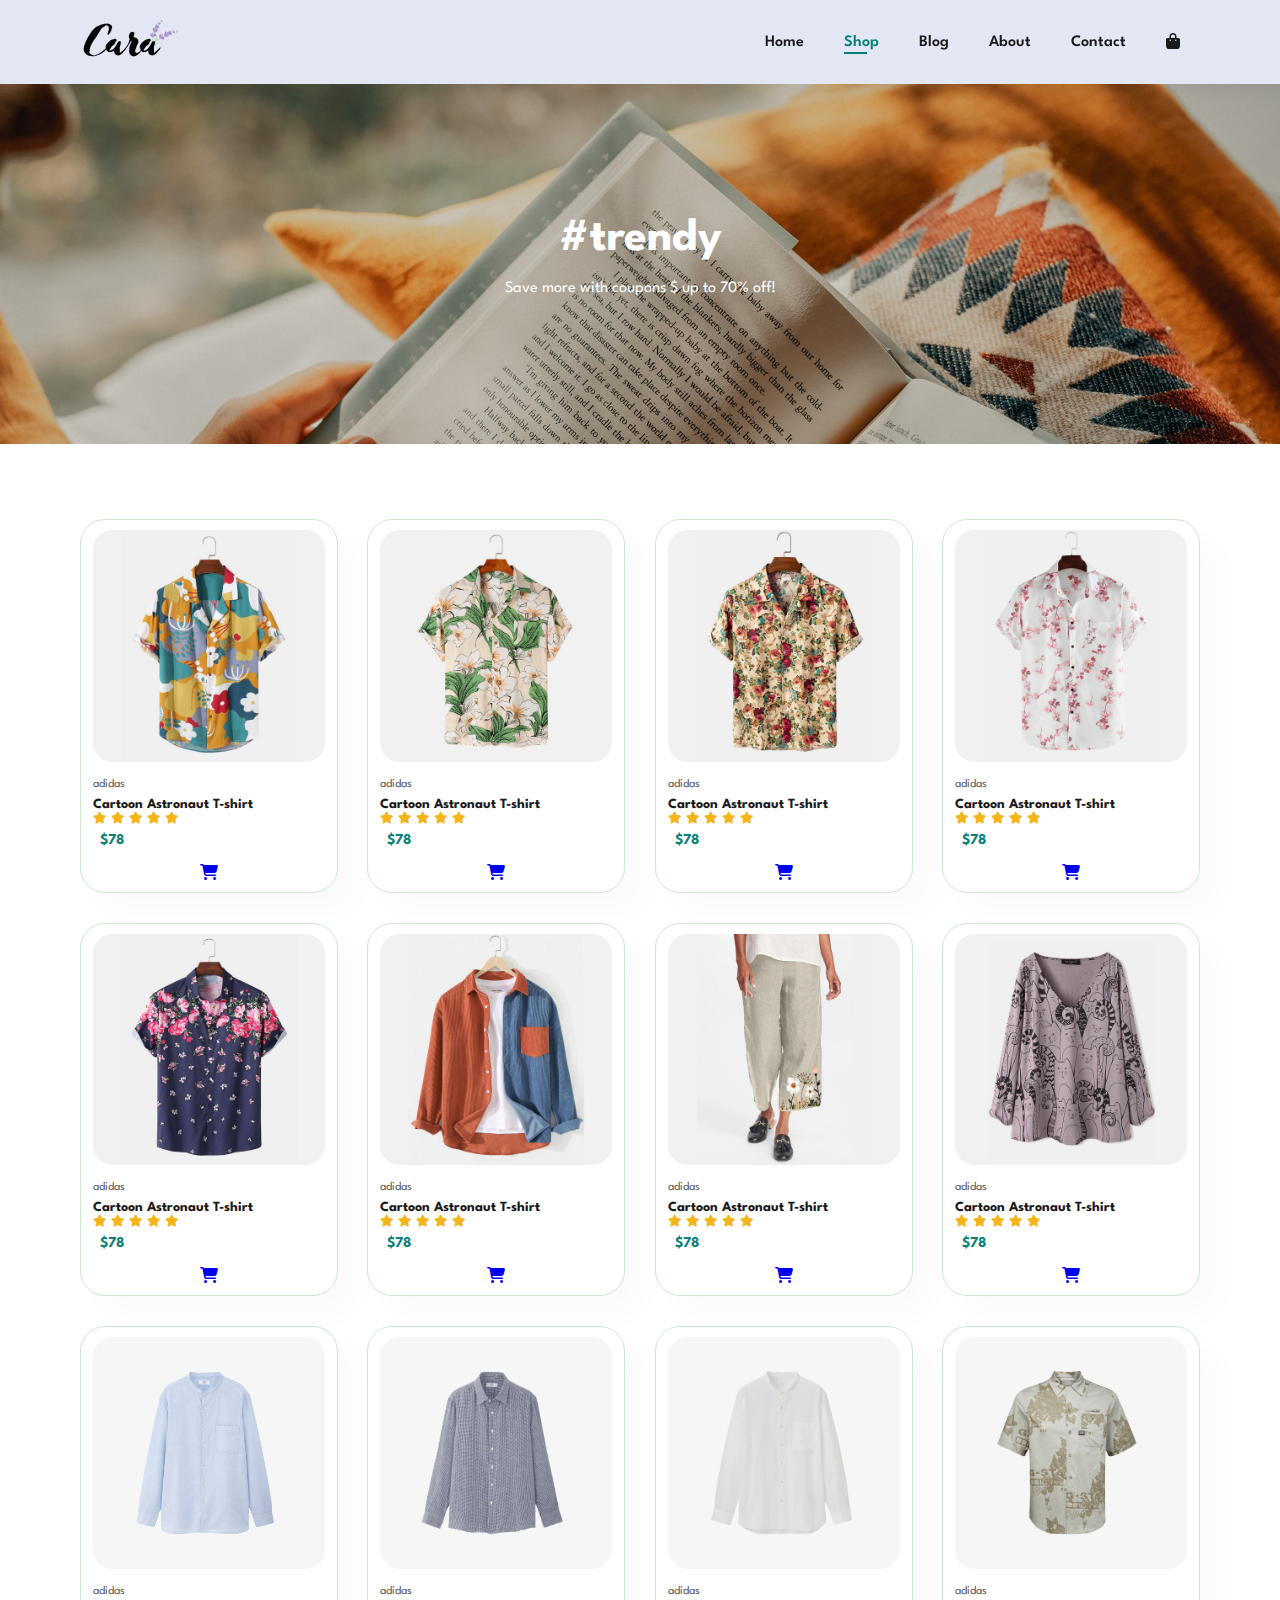
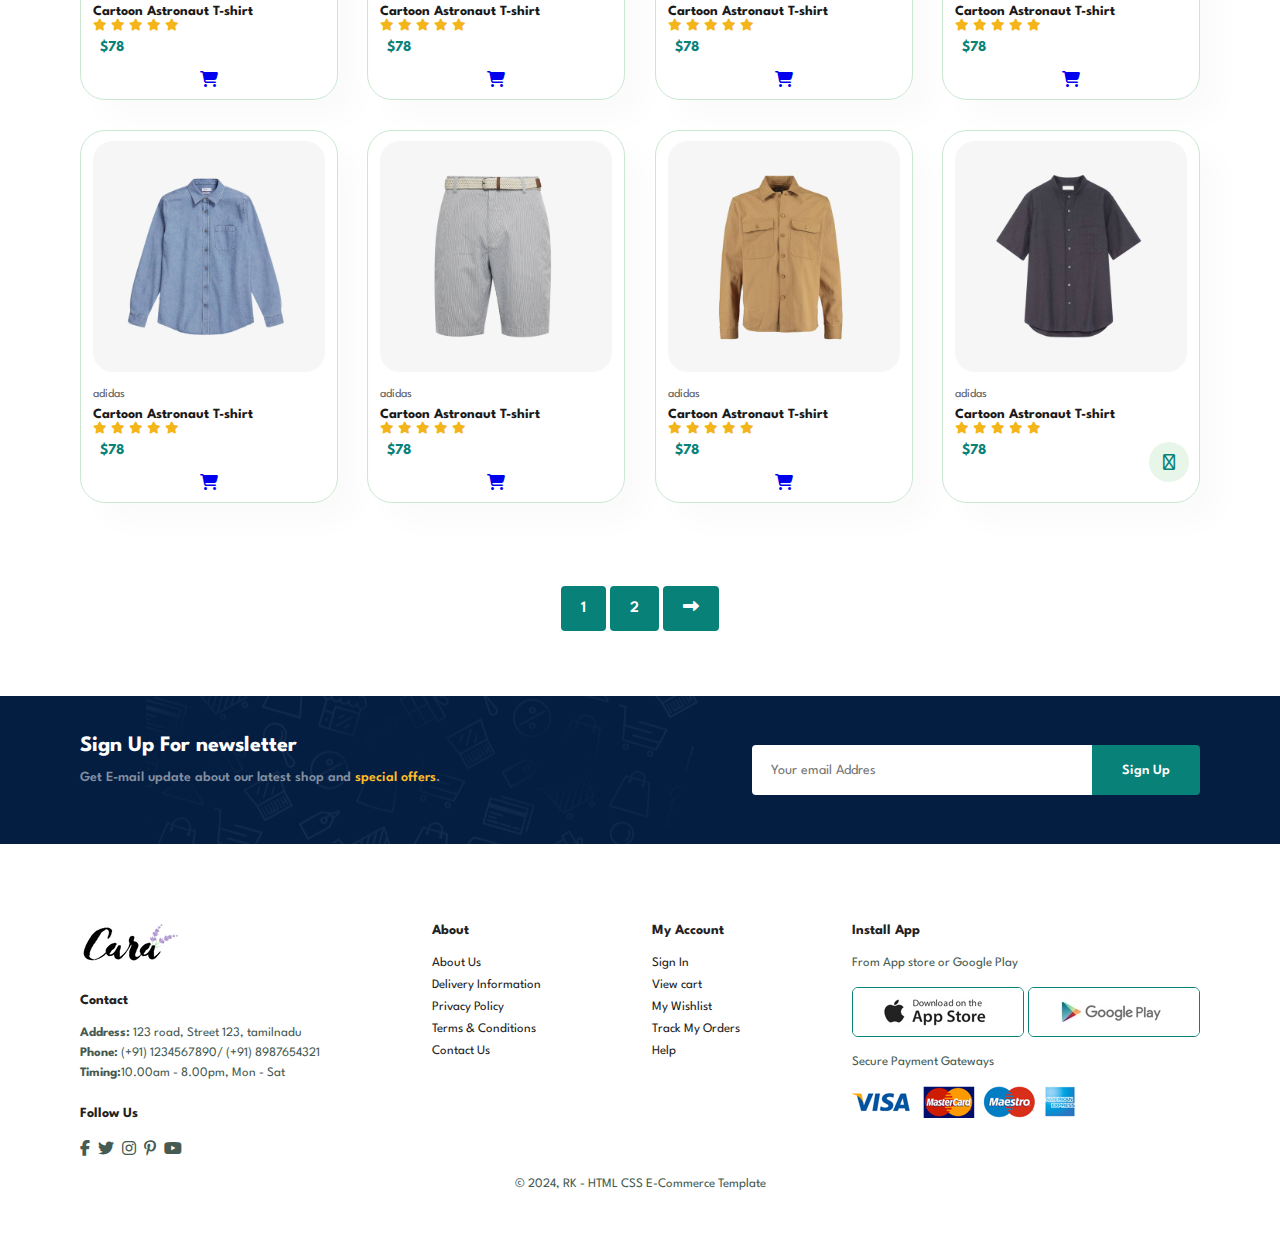
<file: Build-and-Deploy-Ecommerce-Website-main/shop.html>
<!DOCTYPE html>
<html lang="en">
  <head>
    <meta charset="UTF-8" />
    <meta http-equiv="X-UA-Compatible" content="IE=edge" />
    <meta name="viewport" content="width=device-width, initial-scale=1.0" />
    <title>RK Ecommerce</title>
    <link
      rel="stylesheet"
      href="https://cdnjs.cloudflare.com/ajax/libs/font-awesome/6.5.1/css/all.min.css"
    />

    <link rel="stylesheet" href="style.css" />
  </head>

  <body>
    <section id="header">
      <a href="#"><img src="img/logo.png" class="logo" /></a>
      <div>
        <ul id="navbar">
          <li><a href="index.html">Home</a></li>
          <li><a class="active" href="shop.html">Shop</a></li>
          <li><a href="blog.html">Blog</a></li>
          <li><a href="about.html">About</a></li>
          <li><a href="contact.html">Contact</a></li>
          <li id="lg-bag">
            <a href="cart.html"><i class="fa-solid fa-bag-shopping"></i></a>
          </li>
          <a href="#" id="close"><i class="fa-solid fa-x"></i></a>
        </ul>
      </div>
      <div id="mobile">
        <a href="cart.html"><i class="fa-solid fa-bag-shopping"></i></a>
        <i id="bar" class="fas fa-outdent"></i>
      </div>
    </section>
    <section id="page-header" class="blog-header">
      <h2>#trendy</h2>
      <p>Save more with coupons $ up to 70% off!</p>
    </section>
    <section id="product1" class="section-p1">
      <div class="pro-container">
        <div class="pro" onclick="window.location.href='sproduct.html'">
          <img src="img/products/f1.jpg" alt="" />
          <div class="des">
            <span>adidas</span>
            <h5>Cartoon Astronaut T-shirt</h5>
            <div class="star">
              <i class="fas fa-star"></i>
              <i class="fas fa-star"></i>
              <i class="fas fa-star"></i>
              <i class="fas fa-star"></i>
              <i class="fas fa-star"></i>
            </div>
            <h4>$78</h4>
          </div>
          <a href="#"><i class="fa-solid fa-cart-shopping"></i></a>
        </div>
        <div class="pro" onclick="window.location.href='sproduct.html'">
          <img src="img/products/f2.jpg" alt="" />
          <div class="des">
            <span>adidas</span>
            <h5>Cartoon Astronaut T-shirt</h5>
            <div class="star">
              <i class="fas fa-star"></i>
              <i class="fas fa-star"></i>
              <i class="fas fa-star"></i>
              <i class="fas fa-star"></i>
              <i class="fas fa-star"></i>
            </div>
            <h4>$78</h4>
          </div>
          <a href="#"><i class="fa-solid fa-cart-shopping"></i></a>
        </div>
        <div class="pro" onclick="window.location.href='sproduct.html'">
          <img src="img/products/f3.jpg" alt="" />
          <div class="des">
            <span>adidas</span>
            <h5>Cartoon Astronaut T-shirt</h5>
            <div class="star">
              <i class="fas fa-star"></i>
              <i class="fas fa-star"></i>
              <i class="fas fa-star"></i>
              <i class="fas fa-star"></i>
              <i class="fas fa-star"></i>
            </div>
            <h4>$78</h4>
          </div>
          <a href="#"><i class="fa-solid fa-cart-shopping"></i></a>
        </div>
        <div class="pro" onclick="window.location.href='sproduct.html'">
          <img src="img/products/f4.jpg" alt="" />
          <div class="des">
            <span>adidas</span>
            <h5>Cartoon Astronaut T-shirt</h5>
            <div class="star">
              <i class="fas fa-star"></i>
              <i class="fas fa-star"></i>
              <i class="fas fa-star"></i>
              <i class="fas fa-star"></i>
              <i class="fas fa-star"></i>
            </div>
            <h4>$78</h4>
          </div>
          <a href="#"><i class="fa-solid fa-cart-shopping"></i></a>
        </div>
        <div class="pro">
          <img src="img/products/f5.jpg" alt="" />
          <div class="des">
            <span>adidas</span>
            <h5>Cartoon Astronaut T-shirt</h5>
            <div class="star">
              <i class="fas fa-star"></i>
              <i class="fas fa-star"></i>
              <i class="fas fa-star"></i>
              <i class="fas fa-star"></i>
              <i class="fas fa-star"></i>
            </div>
            <h4>$78</h4>
          </div>
          <a href="#"><i class="fa-solid fa-cart-shopping"></i></a>
        </div>
        <div class="pro">
          <img src="img/products/f6.jpg" alt="" />
          <div class="des">
            <span>adidas</span>
            <h5>Cartoon Astronaut T-shirt</h5>
            <div class="star">
              <i class="fas fa-star"></i>
              <i class="fas fa-star"></i>
              <i class="fas fa-star"></i>
              <i class="fas fa-star"></i>
              <i class="fas fa-star"></i>
            </div>
            <h4>$78</h4>
          </div>
          <a href="#"><i class="fa-solid fa-cart-shopping"></i></a>
        </div>
        <div class="pro">
          <img src="img/products/f7.jpg" alt="" />
          <div class="des">
            <span>adidas</span>
            <h5>Cartoon Astronaut T-shirt</h5>
            <div class="star">
              <i class="fas fa-star"></i>
              <i class="fas fa-star"></i>
              <i class="fas fa-star"></i>
              <i class="fas fa-star"></i>
              <i class="fas fa-star"></i>
            </div>
            <h4>$78</h4>
          </div>
          <a href="#"><i class="fa-solid fa-cart-shopping"></i></a>
        </div>
        <div class="pro">
          <img src="img/products/f8.jpg" alt="" />
          <div class="des">
            <span>adidas</span>
            <h5>Cartoon Astronaut T-shirt</h5>
            <div class="star">
              <i class="fas fa-star"></i>
              <i class="fas fa-star"></i>
              <i class="fas fa-star"></i>
              <i class="fas fa-star"></i>
              <i class="fas fa-star"></i>
            </div>
            <h4>$78</h4>
          </div>
          <a href="#"><i class="fa-solid fa-cart-shopping"></i></a>
        </div>

        <div class="pro">
          <img src="img/products/n1.jpg" alt="" />
          <div class="des">
            <span>adidas</span>
            <h5>Cartoon Astronaut T-shirt</h5>
            <div class="star">
              <i class="fas fa-star"></i>
              <i class="fas fa-star"></i>
              <i class="fas fa-star"></i>
              <i class="fas fa-star"></i>
              <i class="fas fa-star"></i>
            </div>
            <h4>$78</h4>
          </div>
          <a href="#"><i class="fa-solid fa-cart-shopping"></i></a>
        </div>
        <div class="pro">
          <img src="img/products/n2.jpg" alt="" />
          <div class="des">
            <span>adidas</span>
            <h5>Cartoon Astronaut T-shirt</h5>
            <div class="star">
              <i class="fas fa-star"></i>
              <i class="fas fa-star"></i>
              <i class="fas fa-star"></i>
              <i class="fas fa-star"></i>
              <i class="fas fa-star"></i>
            </div>
            <h4>$78</h4>
          </div>
          <a href="#"><i class="fa-solid fa-cart-shopping"></i></a>
        </div>
        <div class="pro">
          <img src="img/products/n3.jpg" alt="" />
          <div class="des">
            <span>adidas</span>
            <h5>Cartoon Astronaut T-shirt</h5>
            <div class="star">
              <i class="fas fa-star"></i>
              <i class="fas fa-star"></i>
              <i class="fas fa-star"></i>
              <i class="fas fa-star"></i>
              <i class="fas fa-star"></i>
            </div>
            <h4>$78</h4>
          </div>
          <a href="#"><i class="fa-solid fa-cart-shopping"></i></a>
        </div>
        <div class="pro">
          <img src="img/products/n4.jpg" alt="" />
          <div class="des">
            <span>adidas</span>
            <h5>Cartoon Astronaut T-shirt</h5>
            <div class="star">
              <i class="fas fa-star"></i>
              <i class="fas fa-star"></i>
              <i class="fas fa-star"></i>
              <i class="fas fa-star"></i>
              <i class="fas fa-star"></i>
            </div>
            <h4>$78</h4>
          </div>
          <a href="#"><i class="fa-solid fa-cart-shopping"></i></a>
        </div>
        <div class="pro">
          <img src="img/products/n5.jpg" alt="" />
          <div class="des">
            <span>adidas</span>
            <h5>Cartoon Astronaut T-shirt</h5>
            <div class="star">
              <i class="fas fa-star"></i>
              <i class="fas fa-star"></i>
              <i class="fas fa-star"></i>
              <i class="fas fa-star"></i>
              <i class="fas fa-star"></i>
            </div>
            <h4>$78</h4>
          </div>
          <a href="#"><i class="fa-solid fa-cart-shopping"></i></a>
        </div>
        <div class="pro">
          <img src="img/products/n6.jpg" alt="" />
          <div class="des">
            <span>adidas</span>
            <h5>Cartoon Astronaut T-shirt</h5>
            <div class="star">
              <i class="fas fa-star"></i>
              <i class="fas fa-star"></i>
              <i class="fas fa-star"></i>
              <i class="fas fa-star"></i>
              <i class="fas fa-star"></i>
            </div>
            <h4>$78</h4>
          </div>
          <a href="#"><i class="fa-solid fa-cart-shopping"></i></a>
        </div>
        <div class="pro">
          <img src="img/products/n7.jpg" alt="" />
          <div class="des">
            <span>adidas</span>
            <h5>Cartoon Astronaut T-shirt</h5>
            <div class="star">
              <i class="fas fa-star"></i>
              <i class="fas fa-star"></i>
              <i class="fas fa-star"></i>
              <i class="fas fa-star"></i>
              <i class="fas fa-star"></i>
            </div>
            <h4>$78</h4>
          </div>
          <a href="#"><i class="fa-solid fa-cart-shopping"></i></a>
        </div>
        <div class="pro">
          <img src="img/products/n8.jpg" alt="" />
          <div class="des">
            <span>adidas</span>
            <h5>Cartoon Astronaut T-shirt</h5>
            <div class="star">
              <i class="fas fa-star"></i>
              <i class="fas fa-star"></i>
              <i class="fas fa-star"></i>
              <i class="fas fa-star"></i>
              <i class="fas fa-star"></i>
            </div>
            <h4>$78</h4>
          </div>
          <a href="#"><i class="fa-solid fa-cart-shopping cart"></i></a>
        </div>
      </div>
    </section>
    <section id="pagination" class="section-p1">
      <a href="#">1</a>
      <a href="#">2</a>
      <a href="#"><i class="fa-solid fa-right-long"></i></a>
    </section>
    <section id="newsletter" class="section-p1 section-m1">
      <div class="newstext">
        <h4>Sign Up For newsletter</h4>
        <p>
          Get E-mail update about our latest shop and
          <span>special offers</span>.
        </p>
      </div>
      <div class="form">
        <input type="text" placeholder="Your email Addres" />
        <button class="normal">Sign Up</button>
      </div>
    </section>
    <footer class="section-p1">
      <div class="col">
        <img class="logo" src="img/logo.png" alt="" />
        <h4>Contact</h4>
        <p><strong>Address:</strong> 123 road, Street 123, tamilnadu</p>
        <p><strong>Phone:</strong> (+91) 1234567890/ (+91) 8987654321</p>
        <p><strong>Timing:</strong>10.00am - 8.00pm, Mon - Sat</p>
        <div class="follow">
          <h4>Follow Us</h4>
          <div class="icon">
            <i class="fab fa-facebook-f"></i>
            <i class="fab fa-twitter"></i>
            <i class="fab fa-instagram"></i>
            <i class="fab fa-pinterest-p"></i>
            <i class="fab fa-youtube"></i>
          </div>
        </div>
      </div>
      <div class="col">
        <h4>About</h4>
        <a href="#">About Us</a>
        <a href="#">Delivery Information</a>
        <a href="#">Privacy Policy</a>
        <a href="#">Terms & Conditions</a>
        <a href="#">Contact Us</a>
      </div>
      <div class="col">
        <h4>My Account</h4>
        <a href="#">Sign In</a>
        <a href="#">View cart</a>
        <a href="#">My Wishlist</a>
        <a href="#">Track My Orders</a>
        <a href="#">Help</a>
      </div>
      <div class="col install">
        <h4>Install App</h4>
        <p>From App store or Google Play</p>
        <div class="row">
          <img src="img/pay/app.jpg" alt="" />
          <img src="img/pay/play.jpg" alt="" />
        </div>
        <p>Secure Payment Gateways</p>
        <img src="img/pay/pay.png" alt="" />
      </div>
      <div class="copyright">
        <p>© 2024, RK - HTML CSS E-Commerce Template</p>
      </div>
    </footer>
    <script src="script.js"></script>
  </body>
</html>
</file>
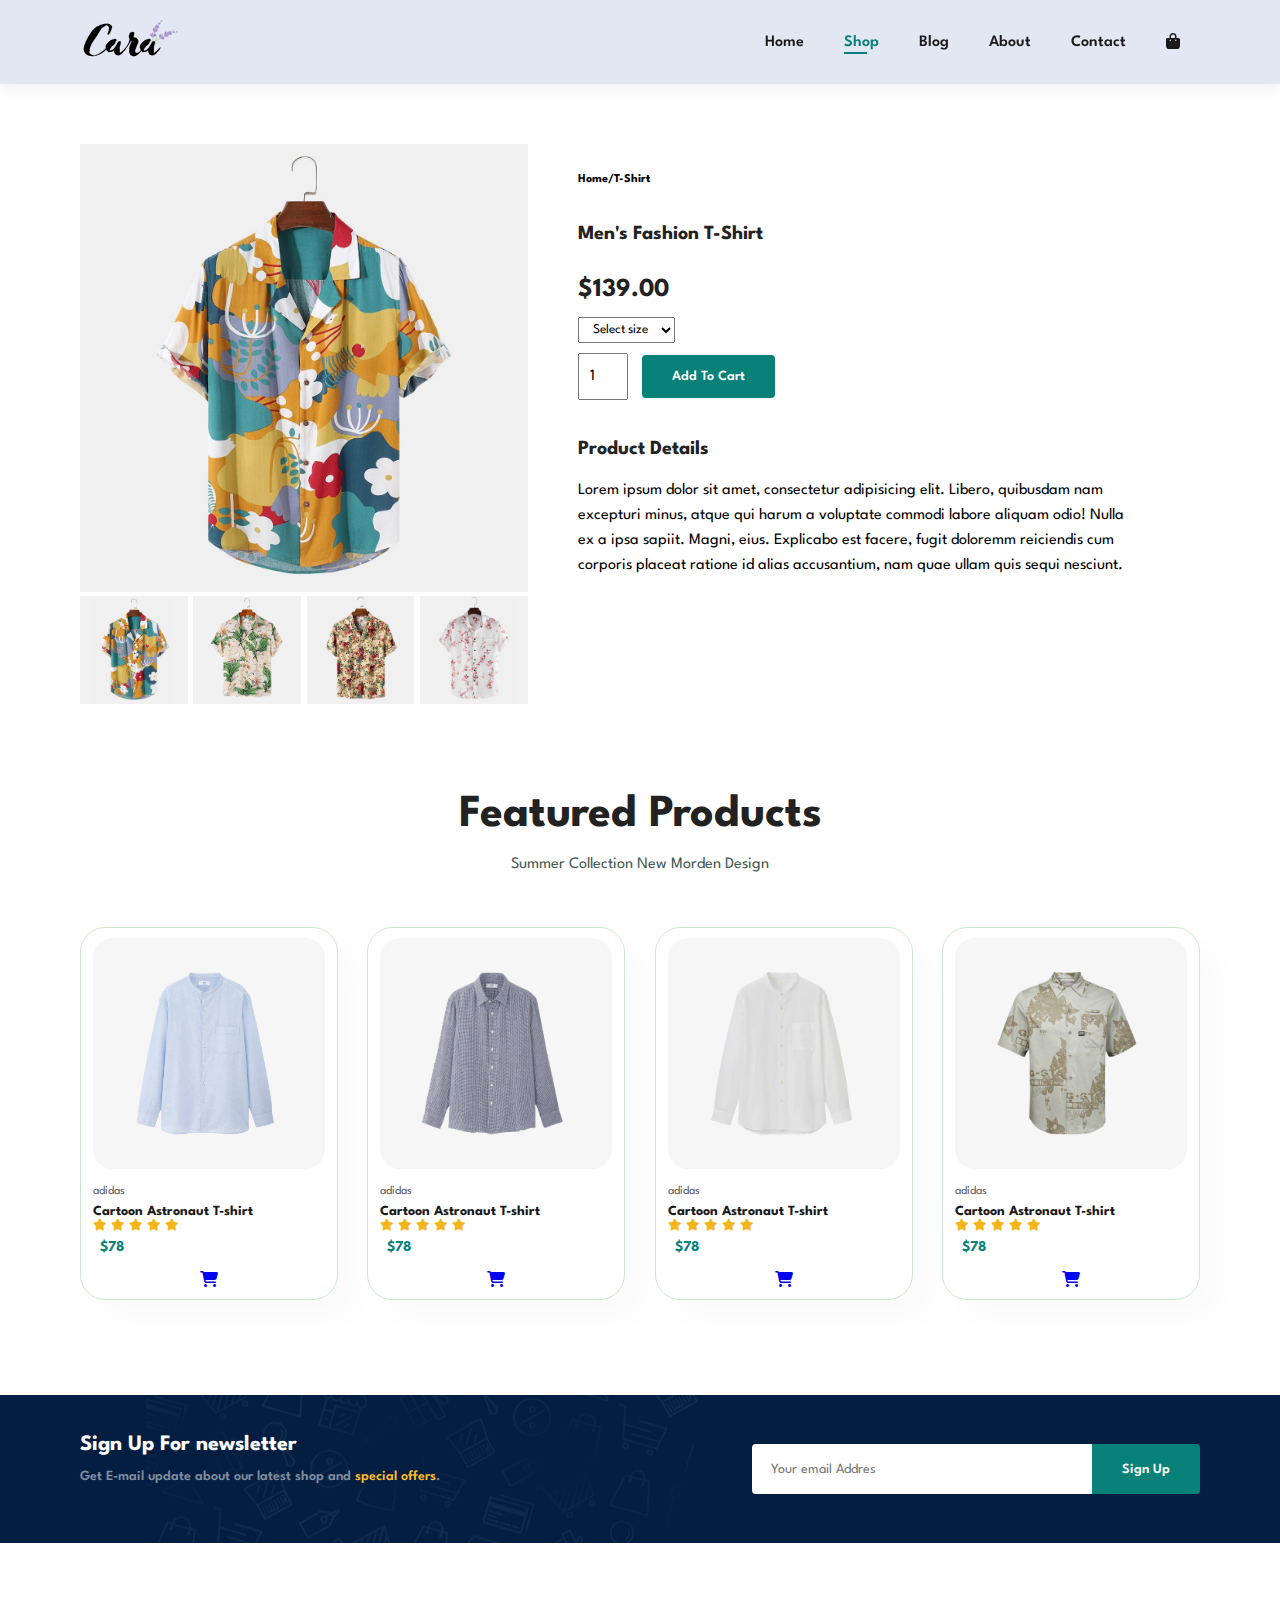
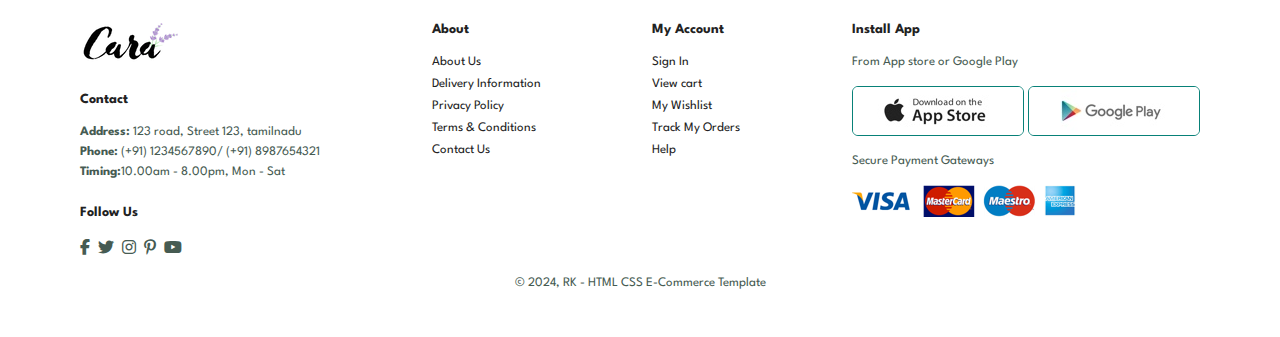
<file: Build-and-Deploy-Ecommerce-Website-main/sproduct.html>
<!DOCTYPE html>
<html lang="en">
  <head>
    <meta charset="UTF-8" />
    <meta http-equiv="X-UA-Compatible" content="IE=edge" />
    <meta name="viewport" content="width=device-width, initial-scale=1.0" />
    <title>RK Ecommerce</title>
    <link
      rel="stylesheet"
      href="https://cdnjs.cloudflare.com/ajax/libs/font-awesome/6.5.1/css/all.min.css"
    />

    <link rel="stylesheet" href="style.css" />
  </head>

  <body>
    <section id="header">
      <a href="#"><img src="img/logo.png" class="logo" /></a>
      <div>
        <ul id="navbar">
          <li><a href="index.html">Home</a></li>
          <li><a class="active" href="shop.html">Shop</a></li>
          <li><a href="blog.html">Blog</a></li>
          <li><a href="about.html">About</a></li>
          <li><a href="contact.html">Contact</a></li>
          <li id="lg-bag">
            <a href="cart.html"><i class="fa-solid fa-bag-shopping"></i></a>
          </li>
          <a href="#" id="close"><i class="fa-solid fa-x"></i></a>
        </ul>
      </div>
      <div id="mobile">
        <a href="cart.html"><i class="fa-solid fa-bag-shopping"></i></a>
        <i id="bar" class="fas fa-outdent"></i>
      </div>
    </section>
    <section id="prodetails" class="section-p1">
      <div class="single-pro-image">
        <img src="img/products/f1.jpg" width="100%" id="mainimage" alt="" />
        <div class="small-img-group">
          <div class="small-img-col">
            <img
              src="img/products/f1.jpg"
              width="100%"
              class="small-img"
              alt=""
            />
          </div>
          <div class="small-img-col">
            <img
              src="img/products/f2.jpg"
              width="100%"
              class="small-img"
              alt=""
            />
          </div>
          <div class="small-img-col">
            <img
              src="img/products/f3.jpg"
              width="100%"
              class="small-img"
              alt=""
            />
          </div>
          <div class="small-img-col">
            <img
              src="img/products/f4.jpg"
              width="100%"
              class="small-img"
              alt=""
            />
          </div>
        </div>
      </div>
      <div class="single-pro-details">
        <h6>Home/T-Shirt</h6>
        <h4>Men's Fashion T-Shirt</h4>
        <h2>$139.00</h2>
        <select>
          <option>Select size</option>
          <option>Small</option>
          <option>Medium</option>
          <option>Large</option>
          <option>XL</option>
          <option>XXL</option>
        </select>
        <input type="number" value="1" />
        <button class="normal">Add To Cart</button>
        <h4>Product Details</h4>
        <span
          >Lorem ipsum dolor sit amet, consectetur adipisicing elit. Libero,
          quibusdam nam excepturi minus, atque qui harum a voluptate commodi
          labore aliquam odio! Nulla ex a ipsa sapiit. Magni, eius. Explicabo
          est facere, fugit doloremm reiciendis cum corporis placeat ratione id
          alias accusantium, nam quae ullam quis sequi nesciunt.
        </span>
      </div>
    </section>
    <section id="product1" class="section-p1">
      <h2>Featured Products</h2>
      <p>Summer Collection New Morden Design</p>
      <div class="pro-container">
        <div class="pro">
          <img src="img/products/n1.jpg" alt="" />
          <div class="des">
            <span>adidas</span>
            <h5>Cartoon Astronaut T-shirt</h5>
            <div class="star">
              <i class="fas fa-star"></i>
              <i class="fas fa-star"></i>
              <i class="fas fa-star"></i>
              <i class="fas fa-star"></i>
              <i class="fas fa-star"></i>
            </div>
            <h4>$78</h4>
          </div>
          <a href="#"><i class="fa-solid fa-cart-shopping"></i></a>
        </div>
        <div class="pro">
          <img src="img/products/n2.jpg" alt="" />
          <div class="des">
            <span>adidas</span>
            <h5>Cartoon Astronaut T-shirt</h5>
            <div class="star">
              <i class="fas fa-star"></i>
              <i class="fas fa-star"></i>
              <i class="fas fa-star"></i>
              <i class="fas fa-star"></i>
              <i class="fas fa-star"></i>
            </div>
            <h4>$78</h4>
          </div>
          <a href="#"><i class="fa-solid fa-cart-shopping"></i></a>
        </div>
        <div class="pro">
          <img src="img/products/n3.jpg" alt="" />
          <div class="des">
            <span>adidas</span>
            <h5>Cartoon Astronaut T-shirt</h5>
            <div class="star">
              <i class="fas fa-star"></i>
              <i class="fas fa-star"></i>
              <i class="fas fa-star"></i>
              <i class="fas fa-star"></i>
              <i class="fas fa-star"></i>
            </div>
            <h4>$78</h4>
          </div>
          <a href="#"><i class="fa-solid fa-cart-shopping"></i></a>
        </div>
        <div class="pro">
          <img src="img/products/n4.jpg" alt="" />
          <div class="des">
            <span>adidas</span>
            <h5>Cartoon Astronaut T-shirt</h5>
            <div class="star">
              <i class="fas fa-star"></i>
              <i class="fas fa-star"></i>
              <i class="fas fa-star"></i>
              <i class="fas fa-star"></i>
              <i class="fas fa-star"></i>
            </div>
            <h4>$78</h4>
          </div>
          <a href="#"><i class="fa-solid fa-cart-shopping"></i></a>
        </div>
      </div>
    </section>
    <section id="newsletter" class="section-p1 section-m1">
      <div class="newstext">
        <h4>Sign Up For newsletter</h4>
        <p>
          Get E-mail update about our latest shop and
          <span>special offers</span>.
        </p>
      </div>
      <div class="form">
        <input type="text" placeholder="Your email Addres" />
        <button class="normal">Sign Up</button>
      </div>
    </section>
    <footer class="section-p1">
      <div class="col">
        <img class="logo" src="img/logo.png" alt="" />
        <h4>Contact</h4>
        <p><strong>Address:</strong> 123 road, Street 123, tamilnadu</p>
        <p><strong>Phone:</strong> (+91) 1234567890/ (+91) 8987654321</p>
        <p><strong>Timing:</strong>10.00am - 8.00pm, Mon - Sat</p>
        <div class="follow">
          <h4>Follow Us</h4>
          <div class="icon">
            <i class="fab fa-facebook-f"></i>
            <i class="fab fa-twitter"></i>
            <i class="fab fa-instagram"></i>
            <i class="fab fa-pinterest-p"></i>
            <i class="fab fa-youtube"></i>
          </div>
        </div>
      </div>
      <div class="col">
        <h4>About</h4>
        <a href="#">About Us</a>
        <a href="#">Delivery Information</a>
        <a href="#">Privacy Policy</a>
        <a href="#">Terms & Conditions</a>
        <a href="#">Contact Us</a>
      </div>
      <div class="col">
        <h4>My Account</h4>
        <a href="#">Sign In</a>
        <a href="#">View cart</a>
        <a href="#">My Wishlist</a>
        <a href="#">Track My Orders</a>
        <a href="#">Help</a>
      </div>
      <div class="col install">
        <h4>Install App</h4>
        <p>From App store or Google Play</p>
        <div class="row">
          <img src="img/pay/app.jpg" alt="" />
          <img src="img/pay/play.jpg" alt="" />
        </div>
        <p>Secure Payment Gateways</p>
        <img src="img/pay/pay.png" alt="" />
      </div>
      <div class="copyright">
        <p>© 2024, RK - HTML CSS E-Commerce Template</p>
      </div>
    </footer>

    <script>
      var mainimg = document.getElementById("mainimage");
      var smallimg = document.getElementsByClassName("small-img");

      smallimg[0].onclick = function () {
        mainimg.src = smallimg[0].src;
      };
      smallimg[1].onclick = function () {
        mainimg.src = smallimg[1].src;
      };
      smallimg[2].onclick = function () {
        mainimg.src = smallimg[2].src;
      };
      smallimg[3].onclick = function () {
        mainimg.src = smallimg[3].src;
      };
    </script>
    <script src="script.js"></script>
  </body>
</html>
</file>
<file: Build-and-Deploy-Ecommerce-Website-main/style.css>
@import url("https://fonts.googleapis.com/css2?family=Spartan:wght@100;200;300;400;500;600;700;800;900&display=swap");
* {
  margin: 0;
  padding: 0;
  box-sizing: border-box;
  font-family: "Spartan", sans-serif;
}

html {
  scroll-behavior: smooth;
}

/* Global Styles */

h1 {
  font-size: 50px;
  line-height: 64px;
  color: #222;
}

h2 {
  font-size: 46px;
  line-height: 54px;
  color: #222;
}

h4 {
  font-size: 20px;
  color: #222;
}

h6 {
  font-weight: 700;
  font-size: 12px;
}

p {
  font-size: 16px;
  color: #465b52;
  margin: 15px 0 20px 0;
}

.section-p1 {
  padding: 40px 80px;
}

.section-m1 {
  margin: 40px 0;
}

button.normal {
  font-size: 14px;
  font-weight: 600;
  padding: 15px 30px;
  color: #000;
  background-color: #fff;
  border-radius: 4px;
  cursor: pointer;
  border: none;
  outline: none;
  transition: 0.2s;
}

button.white {
  font-size: 13px;
  font-weight: 600;
  padding: 11px 18px;
  color: #fff;
  background-color: transparent;
  cursor: pointer;
  border: 1px solid #fff;
  outline: none;
  transition: 0.2s;
}
body {
  width: 100%;
}

/*navigation bar*/

#header {
  display: flex;
  align-items: center;
  justify-content: space-between;
  padding: 20px 80px;
  background: #e3e6f3;
  box-shadow: 0 5px 15px rgba(0, 0, 0, 0.06);
  z-index: 999;
  position: sticky;
  top: 0;
  left: 0;
}

#navbar {
  display: flex;
  align-items: center;
  justify-content: space-between;
}

#navbar li {
  list-style: none;
  padding: 0 20px;
  position: relative;
}

#navbar li a {
  text-decoration: none;
  font-size: 16px;
  font-weight: 600;
  color: #1a1a1a;
  transition: o.5s ease;
}

#navbar a:hover,
#navbar a.active {
  color: #088178;
}

#navbar a.active::after,
#navbar a:hover::after {
  content: "";
  width: 30%;
  height: 2px;
  background: #088178;
  position: absolute;
  bottom: -4px;
  left: 20px;
}

#mobile {
  display: none;
  align-items: center;
}

#close {
  display: none;
}

/*home page*/

#hero {
  background-image: url("img/hero4.png");
  height: 90vh;
  width: 100%;
  background-size: cover;
  background-position: top 25% right 0;
  padding: 0 80px;
  display: flex;
  flex-direction: column;
  align-items: flex-start;
  justify-content: center;
}

#hero h4 {
  padding-bottom: 15px;
}

#hero h1 {
  color: #088178;
}

#hero button {
  background-image: url(img/button.png);
  background-color: transparent;
  color: #088178;
  border: 0;
  padding: 14px 80px 14px 65px;
  background-repeat: no-repeat;
  cursor: pointer;
  font-weight: 700;
  font-size: 15px;
}

#feature {
  display: flex;
  align-items: center;
  justify-content: space-between;
  flex-wrap: wrap;
}

#feature .fe-box {
  width: 180px;
  text-align: center;
  padding: 25px 15px;
  box-shadow: 20px 20px 34px rgba(0, 0, 0, 0.03);
  border: 1px solid #cce7d0;
  border-radius: 4px;
  margin: 15px 0;
}

#feature .fe-box:hover {
  box-shadow: 10px 10px 54px rgba(70, 62, 221, 0.1);
}

#feature .fe-box h6 {
  display: inline-block;
  padding: 9px 8px 6px 8px;
  line-height: 1;
  border-radius: 4px;
  color: #088178;
  background-color: #fddde4;
}

#feature .fe-box:nth-child(2) h6 {
  background-color: rgb(248, 185, 239);
}

#feature .fe-box:nth-child(3) h6 {
  background-color: rgb(173, 255, 175);
}

#feature .fe-box:nth-child(4) h6 {
  background-color: rgb(199, 213, 244);
}

#feature .fe-box:nth-child(5) h6 {
  background-color: rgb(207, 178, 225);
}

#feature .fe-box:nth-child(6) h6 {
  background-color: rgb(236, 200, 170);
}

#product1 {
  text-align: center;
}

#product1 .pro-container {
  display: flex;
  justify-content: space-between;
  padding-top: 20px;
  flex-wrap: wrap;
}

#product1 .pro {
  width: 23%;
  min-width: 250px;
  padding: 10px 12px;
  border: 1px solid #cce7d0;
  border-radius: 25px;
  cursor: pointer;
  box-shadow: 20px 20px 30px rgba(0, 0, 0, 0.02);
  margin: 15px 0;
  transition: 0.2s ease;
  position: relative;
}

#product1 .pro:hover {
  box-shadow: 20px 20px 30px rgba(25, 4, 4, 0.06);
  /*rgba changed*/
}

#product1 .pro img {
  width: 100%;
  border-radius: 20px;
}

#product1 .pro .des {
  text-align: start;
  padding: 10px 0;
}

#product1 .pro .des span {
  color: #606063;
  font-size: 12px;
}

#product1 .pro .des h5 {
  padding-top: 7px;
  color: #1a1a1a;
  font-size: 14px;
}

#product1 .pro .des i {
  font-size: 12px;
  color: rgb(243, 181, 25);
}

#product1 .pro .des h4 {
  padding: 7px;
  font-size: 15px;
  font-weight: 700;
  color: #088178;
}

#product1 .pro .cart {
  width: 40px;
  height: 40px;
  line-height: 40px;
  border-radius: 50px;
  background-color: #e8f6ea;
  font-weight: 500;
  color: #088178;
  border-color: 1px solid #cce7d0;
  position: absolute;
  bottom: 20px;
  right: 10px;
}

#banner {
  display: flex;
  flex-direction: column;
  justify-content: center;
  align-items: center;
  text-align: center;
  background-image: url(img/banner/b2.jpg);
  width: 100%;
  height: 40vh;
  background-size: cover;
  background-position: center;
}

#banner h4 {
  color: #fff;
  font-size: 16px;
}
#banner h2 {
  color: #fff;
  padding: 10px 0;
}

#banner h2 span {
  color: #ef3636;
}

#banner button:hover {
  background-color: #088178;
  color: #fff;
}

#sm-banner {
  display: flex;
  justify-content: space-between;
  flex-wrap: wrap;
}

#sm-banner .banner-box {
  display: flex;
  flex-direction: column;
  justify-content: center;
  align-items: center;
  align-items: flex-start;
  background-image: url(img/banner/b17.jpg);
  min-width: 540px;
  height: 50vh;
  background-size: cover;
  background-position: center;
  padding: 30px;
}

#sm-banner .banner-box2 {
  display: flex;
  flex-direction: column;
  justify-content: center;
  align-items: center;
  align-items: flex-start;
  background-image: url(img/banner/b10.jpg);
  min-width: 540px;
  height: 50vh;
  background-size: cover;
  background-position: center;
  padding: 30px;
}

#sm-banner h4 {
  color: #fff;
  font-size: 20px;
  font-weight: 300;
}

#sm-banner h2 {
  color: #fff;
  font-size: 28px;
  font-weight: 800;
}

#sm-banner span {
  color: #fff;
  font-size: 14px;
  font-weight: 500;
  padding-bottom: 15px;
}
#sm-banner .banner-box:hover button {
  background: #088178;
  border: 1px solid #088178;
}

#banner3 {
  display: flex;
  justify-content: space-between;
  flex-wrap: wrap;
  padding: 0 80px;
}

#banner3 .banner-box {
  display: flex;
  flex-direction: column;
  justify-content: center;
  align-items: center;
  align-items: flex-start;
  background-image: url(img/banner/b7.jpg);
  min-width: 30%;
  height: 30vh;
  background-size: cover;
  background-position: center;
  padding: 20px;
  margin-bottom: 20px;
}

#banner3 .banner-box2 {
  display: flex;
  flex-direction: column;
  justify-content: center;
  align-items: center;
  align-items: flex-start;
  background-image: url(img/banner/b4.jpg);
  min-width: 30%;
  height: 30vh;
  background-size: cover;
  background-position: center;
  padding: 20px;
  margin-bottom: 20px;
}

#banner3 .banner-box3 {
  display: flex;
  flex-direction: column;
  justify-content: center;
  align-items: center;
  align-items: flex-start;
  background-image: url(img/banner/b18.jpg);
  min-width: 30%;
  height: 30vh;
  background-size: cover;
  background-position: center;
  padding: 20px;
  margin-bottom: 20px;
}

#banner3 h2 {
  color: #fff;
  font-weight: 900;
  font-size: 22px;
}

#banner3 h3 {
  color: #ec544e;
  font-weight: 800;
  font-size: 15px;
}

#newsletter {
  display: flex;
  justify-content: space-between;
  flex-wrap: wrap;
  align-items: center;
  background-image: url("img/banner/b14.png");
  background-repeat: no-repeat;
  background-position: 20% 30%;
  background-color: #041e42;
}

#newsletter h4 {
  font-size: 22px;
  font-weight: 700;
  color: #fff;
}

#newsletter p {
  font-size: 14px;
  font-weight: 600;
  color: #818ea0;
}

#newsletter p span {
  color: #ffbd27;
}

#newsletter input {
  height: 3.125rem;
  padding: 0 1.25em;
  font-size: 14px;
  width: 100%;
  border: 1px solid transparent;
  border-radius: 4px;
  outline: none;
  border-top-right-radius: 0;
  border-bottom-right-radius: 0;
}

#newsletter button {
  background-color: #088178;
  color: #fff;
  white-space: nowrap;
  border-top-left-radius: 0;
  border-bottom-left-radius: 0;
}

#newsletter .form {
  display: flex;
  width: 40%;
}

footer {
  display: flex;
  flex-wrap: wrap;
  justify-content: space-between;
}

footer .col {
  display: flex;
  flex-direction: column;
  align-items: flex-start;
  margin-bottom: 20px;
}

footer .logo {
  margin-bottom: 30px;
}

footer h4 {
  font-size: 14px;
  padding-bottom: 20px;
}

footer p {
  font-size: 13px;
  margin: 0 0 8px 0;
}

footer a {
  font-size: 13px;
  text-decoration: none;
  color: #222;
  margin-bottom: 10px;
}

footer .follow {
  margin-top: 20px;
}

footer .follow i {
  color: #465b52;
  padding-right: 4px;
  cursor: pointer;
}

footer .install .row img {
  border: 1px solid #088178;
  border-radius: 6px;
}

footer .install img {
  margin: 10px 0 15px 0;
}

footer .follow i:hover,
footer a:hover {
  color: #088178;
}

footer .copyright {
  width: 100%;
  text-align: center;
}
/*shop page*/

#page-header {
  background-image: url(img/banner/b1.jpg);
  width: 100%;
  height: 40vh;
  background-size: cover;
  display: flex;
  justify-content: center;
  text-align: center;
  flex-direction: column;
  padding: 14px;
}

#page-header h2,
#page-header p {
  color: #fff;
}

#pagination {
  text-align: center;
}
#pagination a {
  text-decoration: none;
  background-color: #088178;
  padding: 15px 20px;
  border-radius: 4px;
  color: #fff;
  font-weight: 600;
}

#pagination a i {
  font-size: 16px;
  font-weight: 600;
}
/*single product*/

#prodetails {
  display: flex;
  margin-top: 20px;
}

#prodetails .single-pro-image {
  width: 40%;
  margin-right: 50px;
}
.small-img-group {
  display: flex;
  justify-content: space-between;
}
.small-img-col {
  flex-basis: 24%;
  cursor: pointer;
}
#prodetails .single-pro-details {
  width: 50%;
  padding-top: 30px;
}

#prodetails .single-pro-details h4 {
  padding: 40px 0 20px 0;
}

#prodetails .single-pro-details h2 {
  font-size: 26px;
}
#prodetails .single-pro-details select {
  display: block;
  padding: 5px 10px;
  margin-bottom: 10px;
}
#prodetails .single-pro-details input {
  width: 50px;
  height: 47px;
  padding-left: 10px;
  font-size: 16px;
  margin-right: 10px;
}
#prodetails .single-pro-details input:focus {
  outline: none;
}

#prodetails .single-pro-details button {
  background: #088178;
  color: #fff;
}
#prodetails .single-pro-details span {
  line-height: 25px;
}

/* blog page*/

#page-header.blog-header {
  background-image: url(img/banner/b19.jpg);
}

#blog {
  padding: 150px 150px 0 150px;
}

#blog .blog-box {
  display: flex;
  align-items: center;
  width: 100%;
  position: relative;
  padding-bottom: 90px;
}

#blog .blog-img {
  width: 50%;
  margin-right: 40px;
}

#blog img {
  width: 100%;
  height: 300px;
  object-fit: cover;
}

#blog .blog-details {
  width: 50%;
}

#blog .blog-details a {
  text-decoration: none;
  font-size: 11px;
  color: #000;
  font-weight: 700;
  position: relative;
  transition: 0.3s;
}

#blog .blog-details a::after {
  content: "";
  width: 50px;
  height: 1px;
  background-color: #000;
  position: absolute;
  top: 4px;
  right: -60px;
}

#blog .blog-details a:hover {
  color: #088178;
}

#blog .blog-details a:hover::after {
  background-color: #088178;
}

#blog .blog-box h1 {
  position: absolute;
  top: -40px;
  left: 0;
  font-size: 70px;
  font-weight: 700;
  color: #c9c9c9;
  z-index: -9;
}

/*About page*/

#page-header.about-header {
  background-image: url(img/about/banner.png);
}

#about-head {
  display: flex;
  align-items: center;
}

#about-head img {
  width: 50%;
  height: auto;
}

#about-head div {
  padding-left: 40px;
}

#about-app {
  text-align: center;
}

#about-app .video {
  width: 70%;
  height: 100%;
  margin: 30px auto 0 auto;
}

#about-app .video video {
  width: 100%;
  height: 100%;
  border-radius: 20px;
}

/*contact page*/

#contact-detais {
  display: flex;
  align-items: center;
  justify-content: space-between;
}

#contact-detais .detail {
  width: 40%;
}

#contact-detais .detail span,
#form-details span {
  font-size: 12px;
}

#contact-detais .detail h2,
#form-details form h2 {
  font-size: 26px;
  line-height: 35px;
  padding: 20px 0;
}
#contact-detais .detail h3 {
  font-size: 16px;
  padding-bottom: 15px;
}
#contact-detais .detail li {
  list-style: none;
  display: flex;
  padding: 10px 0;
}
#contact-detais .detail li i {
  font-size: 14px;
  padding-right: 22px;
}
#contact-detais .detail li p {
  margin: 0;
  font-size: 14px;
}
#contact-detais .map {
  width: 55%;
  height: 400px;
}

#contact-detais .map iframe {
  width: 100%;
  height: 100%;
}

#form-details {
  display: flex;
  justify-content: space-between;
  margin: 30px;
  padding: 80px;
  border: 1px solid #e1e1e1;
}

#form-details form {
  width: 65%;
  display: flex;
  flex-direction: column;
  align-items: flex-start;
}
#form-details form input,
#form-details form textarea {
  width: 100%;
  padding: 12px 15px;
  outline: none;
  margin-bottom: 20px;
  border: 1px solid #e1e1e1;
}
#form-details form button {
  background-color: #088178;
  color: #fff;
}

#form-details .people div {
  padding-bottom: 25px;
  display: flex;
  align-items: flex-start;
}

#form-details .people img {
  width: 65px;
  height: 65px;
  object-fit: cover;
  margin-right: 15px;
}

#form-details .people div p {
  margin: 0;
  font-size: 13px;
  line-height: 25px;
}

#form-details .people div p span {
  display: block;
  font-size: 16px;
  font-weight: 600;
  color: #000;
}
/*cart page*/
#cart {
  overflow-x: auto;
}
#cart table {
  width: 100%;
  border-collapse: collapse;
  table-layout: fixed;
  white-space: nowrap;
}

#cart table img {
  width: 70px;
}
#cart table td:nth-child(1) {
  width: 100px;
  text-align: center;
}

#cart table td:nth-child(2) {
  width: 150px;
  text-align: center;
}
#cart table td:nth-child(3) {
  width: 250px;
  text-align: center;
}
#cart table td:nth-child(4),
#cart table td:nth-child(5),
#cart table td:nth-child(6) {
  width: 150px;
  text-align: center;
}

#cart table td:nth-child(5) input {
  width: 70px;
  padding: 10px 5px 10px 15px;
}

#cart table thead {
  border: 1px solid #e2e9e1;
  border-left: none;
  border-right: none;
}

#cart table thead td {
  font-weight: 700;
  text-transform: uppercase;
  font-size: 13px;
  padding: 18px 0;
}
#cart table tbody tr td {
  padding-top: 15px;
}

#cart table tbody td {
  font-size: 13px;
  justify-content: space-between;
}
#cart-add {
  display: flex;
  flex-wrap: wrap;
  justify-content: space-between;
}
#coupon {
  width: 50%;
  margin-bottom: 30px;
}
#coupon h3,
#subtotal h3 {
  padding-bottom: 15px;
}
#coupon input {
  padding: 10px 20px;
  outline: none;
  width: 60%;
  margin-right: 10px;
  border: 1px solid #e2e9e1;
}
#coupon button,
#subtotal button {
  background-color: #088178;
  color: #fff;
  padding: 12px 20px;
}
#subtotal {
  width: 50%;
  margin-bottom: 30px;
  border: 1px solid #e2e9e1;
  padding: 30px;
}

#subtotal table {
  border-collapse: collapse;
  width: 100%;
  margin-bottom: 20px;
}
#subtotal table td {
  width: 50%;
  border: 1px solid #e2e9e1;
  padding: 10px;
  font-size: 13px;
}

/*media query*/

@media (max-width: 799px) {
  .section-p1 {
    padding: 40px 40px;
  }
  #navbar {
    display: flex;
    flex-direction: column;
    align-items: flex-start;
    justify-content: flex-start;
    position: fixed;
    top: 0;
    right: -300px;
    height: 100vh;
    width: 300px;
    background-color: #e3e6f3;
    box-shadow: 0 40px 60px rgba(0, 0, 0, 0.1);
    padding: 80px 0 0 10px;
    transition: 0.3s;
  }

  #navbar.active {
    right: 0px;
  }

  #navbar li {
    margin-bottom: 25px;
  }

  #mobile {
    display: flex;
    align-items: center;
  }

  #mobile i {
    color: #1a1a1a;
    font-size: 24px;
    padding-left: 20px;
  }
  #close {
    display: initial;
    position: absolute;
    top: 30px;
    left: 30px;
    color: #222;
    font-size: 24px;
  }

  #lg-bag {
    display: none;
  }
  #hero {
    height: 70vh;

    padding: 0 80px;
    background-position: top 30% right 30%;
  }
  #feature {
    justify-content: center;
  }
  #feature .fe-box {
    margin: 15px 15px;
  }
  #product1 .pro-container {
    justify-content: center;
  }
  #product1 .pro {
    margin: 15px;
  }
  #banner {
    height: 24vh;
  }
  #sm-banner .banner-box {
    min-width: 100%;
    height: 30vh;
  }
  #banner3 {
    padding: 0 40px;
  }
  #banner3 .banner-box {
    width: 28%;
  }
  #newsletter .form {
    width: 70%;
  }

  /*contact page*/

  #form-details {
    padding: 40px;
  }
  #form-details form {
    width: 50%;
  }
  #form-details .people div {
    padding-left: 25px;
  }
}

@media (max-width: 477px) {
  .section-p1 {
    padding: 20px;
  }
  #header {
    padding: 10px 30px;
  }
  h1 {
    font-size: 38px;
  }
  h2 {
    font-size: 32px;
  }

  #hero {
    padding: 0 20px;
    background-position: 55%;
  }
  #feature {
    justify-content: space-between;
  }
  #feature .fe-box {
    width: 155px;
    margin: 0 0 15px 0;
  }
  #feature .fe-box img {
    width: 100%;
  }

  #product1 .pro {
    width: 100%;
  }
  #banner {
    height: 30vh;
  }
  #sm-banner .banner-box {
    height: 40vh;
  }
  #sm-banner .banner-box {
    margin-top: 20px;
  }
  #banner3 {
    padding: 0 20px;
  }
  #banner3 .banner-box {
    width: 100%;
  }
  #newsletter {
    padding: 40px 20px;
  }
  #newsletter .form {
    width: 100%;
  }
  footer .copyright {
    text-align: start;
  }

  /*single product*/
  #prodetails {
    display: flex;
    flex-direction: column;
  }
  #prodetails .single-pro-image {
    width: 100%;
  }
  #prodetails .single-pro-details {
    width: 100%;
  }

  /*blog page*/

  #blog .blog-box {
    display: flex;
    flex-direction: column;
    align-items: start;
  }
  #blog {
    padding: 100px 20px 0 20px;
  }
  #blog .blog-img {
    width: 100%;
    margin-right: 0;
    margin-bottom: 30px;
  }
  #blog .blog-details {
    width: 100%;
  }

  /*about page*/

  #about-head {
    flex-direction: column;
  }
  #about-head img {
    width: 100%;
    margin-bottom: 15px;
  }
  #about-head div {
    padding-left: 0;
  }
  #about-app .video {
    width: 100%;
  }

  /*contact page*/
  #contact-detais {
    display: flex;
    flex-direction: column;
  }

  #contact-detais .detail {
    width: 100%;
    margin-bottom: 30px;
  }
  #contact-detais .map {
    width: 100%;
  }
  #form-details {
    margin: 10px;
    padding: 30px 10px;
    flex-wrap: wrap;
  }
  #form-details form {
    width: 100%;
    margin-bottom: 30px;
  }

  /*cart page*/

  #cart-add {
    flex-direction: column;
  }
  #coupon {
    width: 100%;
  }
  #subtotal {
    width: 100%;
    padding: 20px;
  }
}
</file>
